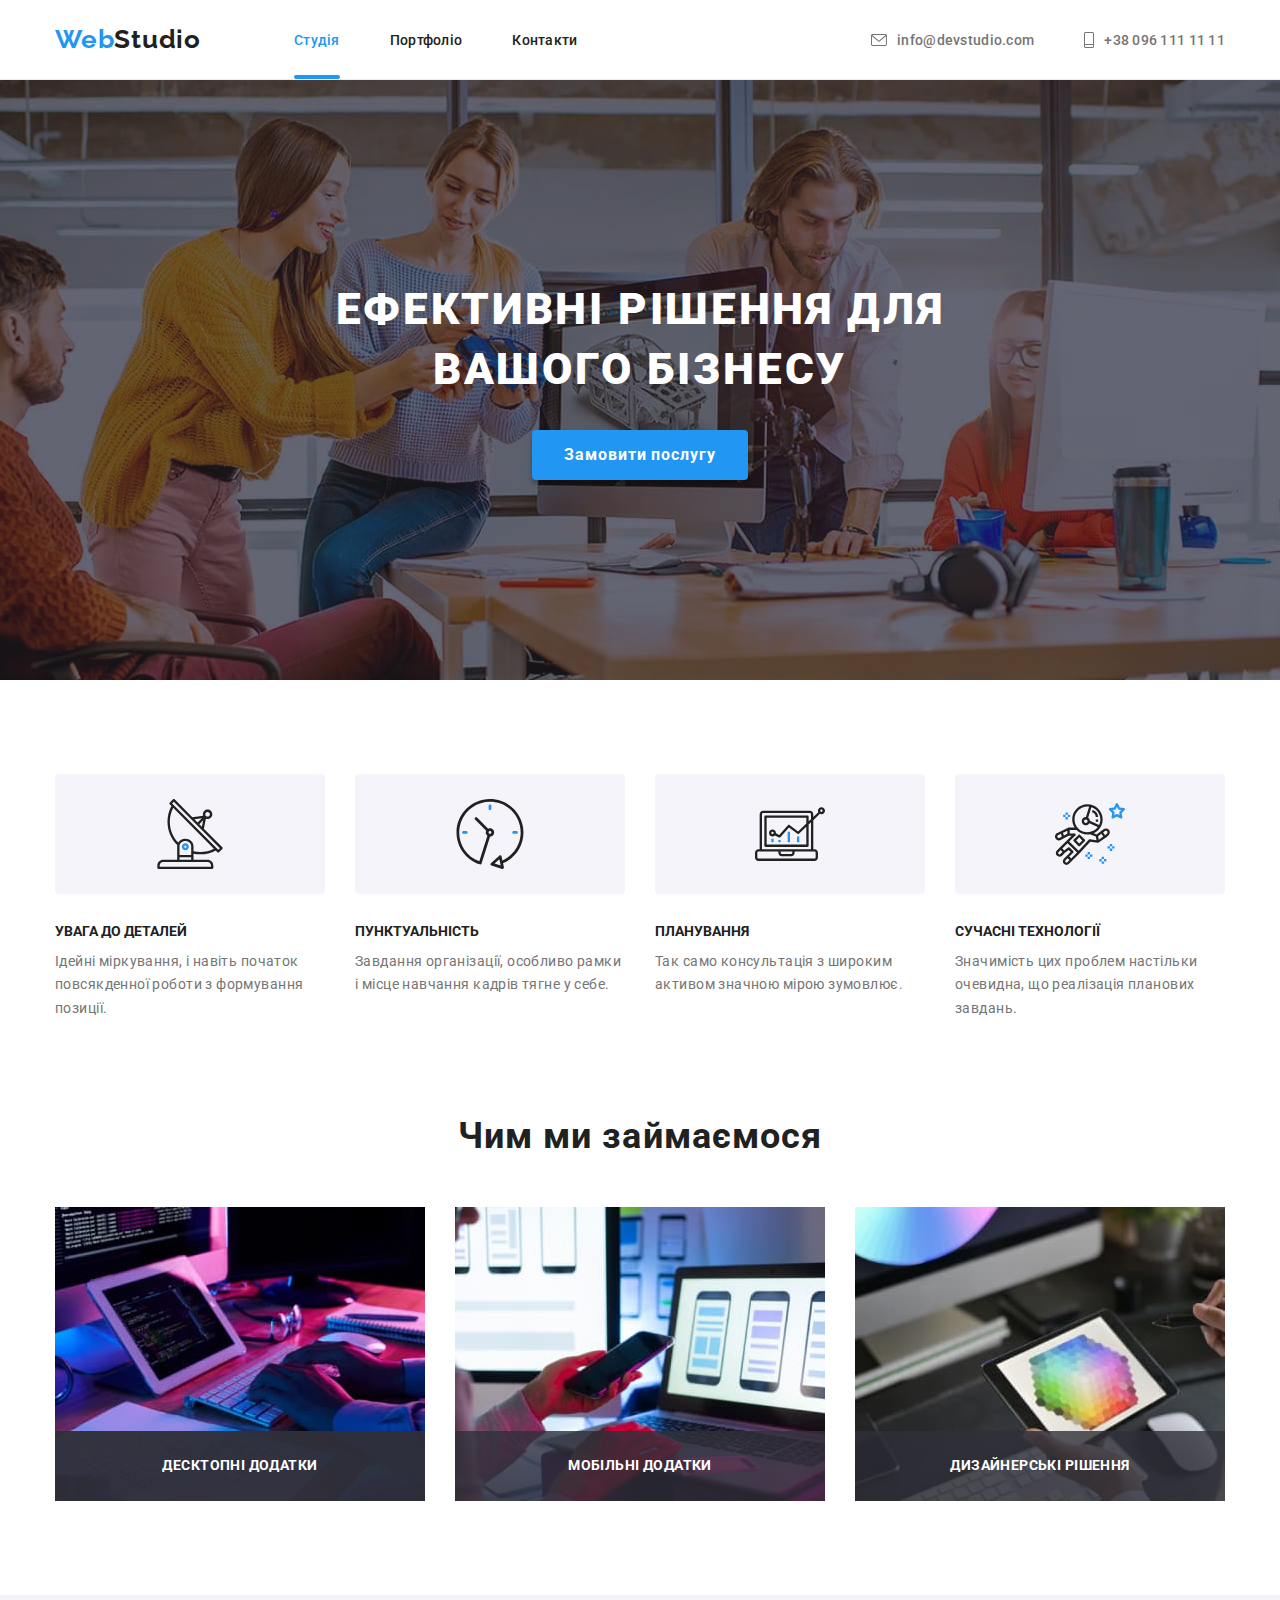
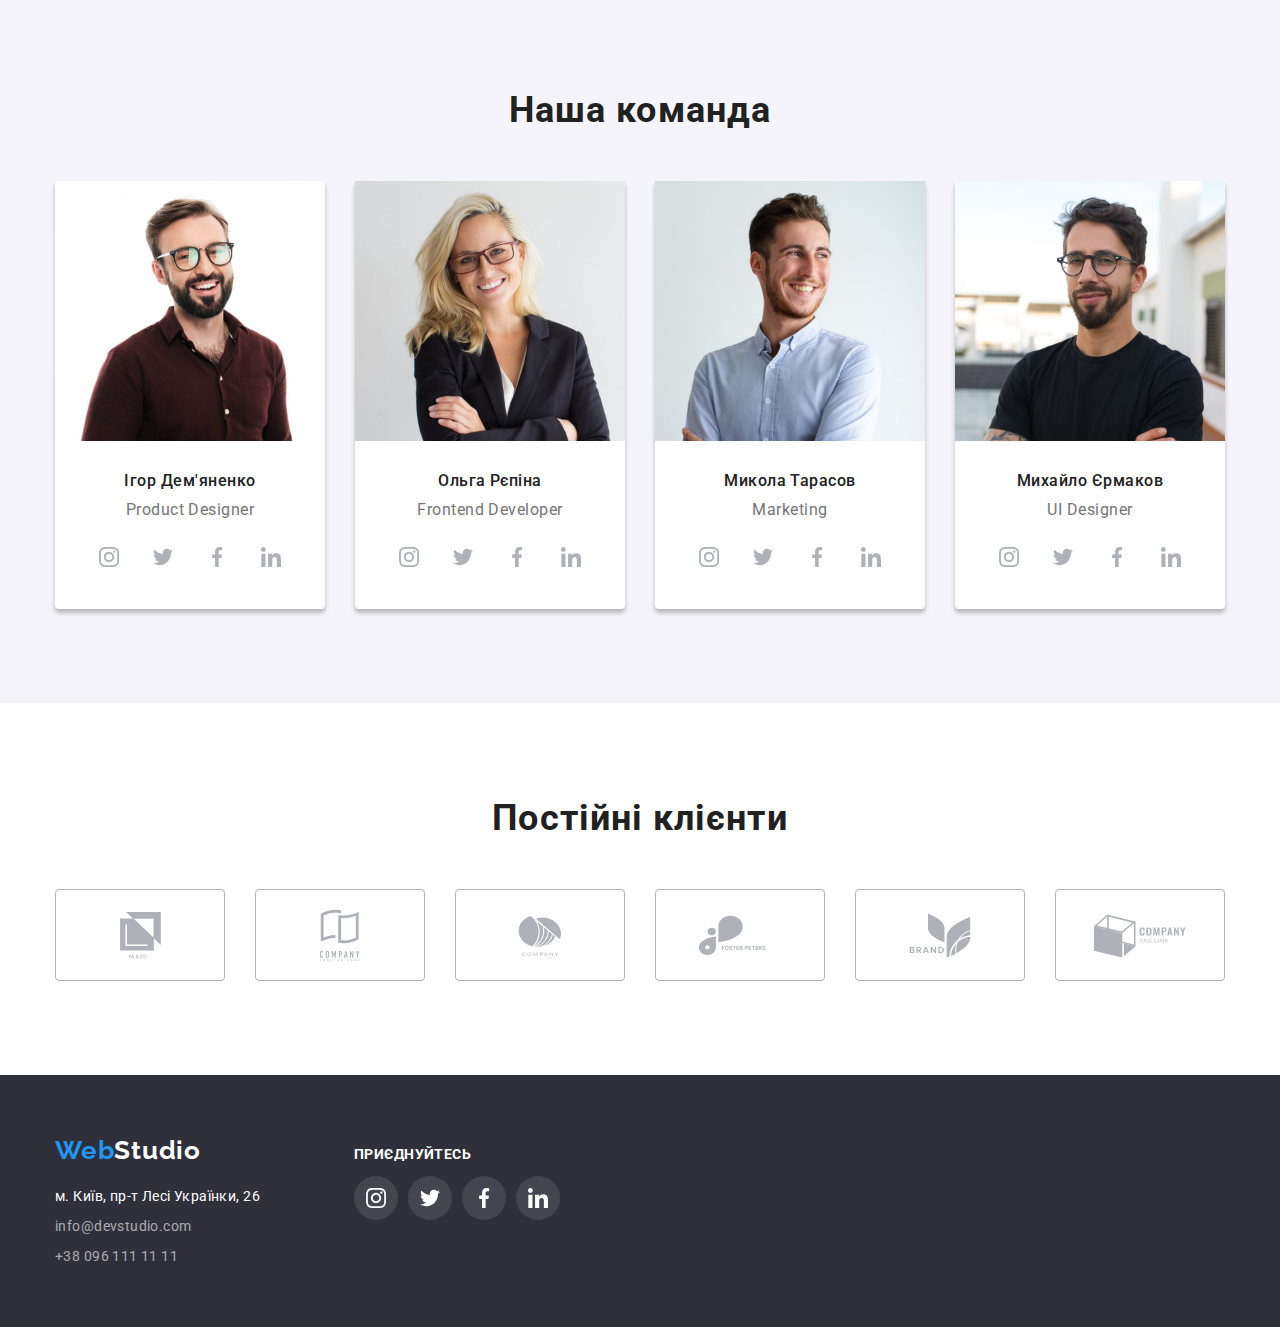
<file: index.html>
<!DOCTYPE html>
<html lang="uk">
<head>
    <meta charset="UTF-8">
    <meta http-equiv="X-UA-Compatible" content="IE=edge">
    <meta name="viewport" content="width=device-width, initial-scale=1.0">
    <title>HomeWork2 Vasylenko Maksym</title>
    <link rel="preconnect" href="https://fonts.googleapis.com">
    <link rel="preconnect" href="https://fonts.gstatic.com" crossorigin>
    <link href="https://fonts.googleapis.com/css2?family=Raleway:wght@700&family=Roboto:wght@400;500;700;900&display=swap" rel="stylesheet">

    <link rel="stylesheet" href="https://cdnjs.cloudflare.com/ajax/libs/modern-normalize/1.1.0/modern-normalize.min.css" integrity="sha512-wpPYUAdjBVSE4KJnH1VR1HeZfpl1ub8YT/NKx4PuQ5NmX2tKuGu6U/JRp5y+Y8XG2tV+wKQpNHVUX03MfMFn9Q==" crossorigin="anonymous" referrerpolicy="no-referrer" /> 

    <link rel="stylesheet" href="./css/styles.css">
</head>

<body class="body-studio">
    <!--header-->
    <header class="page-head">
        <div class="container head">
          <nav class="site-nav">
            <a class="logo" href="./index.html" lang="en"> <span class="web">Web</span>Studio</a>
            <ul class="head list">
                <li class="head-item"><a class="link-item current" href="./index.html">Студія</a></li>    
                <li class="head-item"><a class="link-item" href="./portfolio.html">Портфоліо</a></li>
                <li class="head-item"><a class="link-item" href="./contacts.html">Контакти</a></li>
            </ul>
          </nav>
            <ul class="head-contacts list">
                <li class="head-item icon">
                 <a class="link-contacts" href="mailto:info@devstudio.com"> <svg class="icon-svg" width="16" height="12">
                    <use href="./images/icons.svg.svg#icon-mail"> </use>
                </svg> info@devstudio.com</a>
                    
                </li>
                <li class="head-item icon">
                    
                    <a class="link-contacts" href="tel:+380961111111"><svg class="icon-svg" width="10" height="16">
                        <use href="./images/icons.svg.svg#icon-phone"> </use>
                    </svg>+38 096 111 11 11</a></li>
          </ul>
        </div>
    </header>
    
    <main>
        <!--banner-->
        
        <section class="banner">
            <h1 class="banner-title">Ефективні рішення для вашого бізнесу</h1>
            <button data-modal-open type="button" class="banner-btn"> Замовити послугу </button>
        </section>

        
        

        <!--speciality-->
        <section class="speciality">
           <div class="container">
             <h2 class="speciality-title visually-hidden">Особливості</h2>
            <ul class="speciality-list">
                <li class="speciality-item">
                    <div class="icon-special"><svg width="70" height="70">
                        <use href="./images/icons.svg.svg#icon-antenna"></use>
                    </svg></div>
                    <h3 class="list-title icon-antenna">УВАГА ДО ДЕТАЛЕЙ</h3>
                    <p class="list-text">Ідейні міркування, і навіть початок повсякденної роботи з формування позиції.</p>
                </li>

                <li class="speciality-item">
                    <div class="icon-special"><svg width="70" height="70">
                        <use href="./images/icons.svg.svg#icon-clock"></use>
                    </svg></div>
                    <h3 class="list-title icon-clock">ПУНКТУАЛЬНІСТЬ</h3>
                    <p class="list-text">Завдання організації, особливо рамки і місце навчання кадрів тягне у себе.</p>
                </li>

                <li class="speciality-item">
                    <div class="icon-special"><svg width="70" height="70">
                        <use href="./images/icons.svg.svg#icon-diagram"></use>
                    </svg></div>
                    <h3 class="list-title icon-diagram">ПЛАНУВАННЯ</h3>
                    <p class="list-text">Так само консультація з широким активом значною мірою зумовлює.</p>
                </li>

                <li class="speciality-item">
                    <div class="icon-special"><svg width="70" height="70">
                        <use href="./images/icons.svg.svg#icon-astronaut"></use>
                    </svg></div>
                    <h3 class="list-title icon-astronaut">СУЧАСНІ ТЕХНОЛОГІЇ</h3>
                    <p class="list-text">Значимість цих проблем настільки очевидна, що реалізація планових завдань.</p>
                </li>

            </ul>
           </div>
        </section>

        <!--activity-->
        <section class="activity">
            <div class="container">
                <h2 class="activity-title">Чим ми займаємося</h2>
            <ul class="activity list">
                <li class="activiti-item"> <div class="box-img">
                    <img src="./images/box1.jpg" alt="Робочий Стіл" width="370" height="294">
                    <div class="box-title">
                        <p class="box-title">Десктопні додатки</p>
                    </div>
                </li>
                <li class="activiti-item"> <div class="box-img">
                    <img src="./images/box2.jpg" alt="Робочий Стіл" width="370" height="294">
                    <p class="box-title">Мобільні додатки</p>
                    </div>
                </li>
                <li class="activiti-item"> <div class="box-img">
                    <img src="./images/box3.jpg" alt="Робочий Стіл" width="370" height="294">
                    <p class="box-title">Дизайнерські рішення</p>
                 </div>
                </li>

            </ul>
            </div>

        </section>

        <!--team-->
        <section class="team">
            <div class="container">  
              <h2 class="team-title">Наша команда  </h2>
               <ul class="list">
                <li class="team-item">
                    <img src="./images/img1.jpg" alt="Чоловік в окулярах" width="270" height="260">
                    <div class="team-content"><h3 class="title">Ігор Дем'яненко</h3>
                        <p class="text">Product Designer</p></div>
                     <ul class="icons-team-box">
                        <li class="icons-team"><a href="https://www.instagram.com/" target="_blank" class="link-icon"> <svg class="icon" width="20" height="20"><use href="./images/icons.svg.svg#icon-instagram"> </use> 
                        </svg></a></li>
                       <li class="icons-team"><a href="" class="link-icon"><svg class="icon" width="20" height="20"> <use href="./images/icons.svg.svg#icon-twitter"> </use> 
                        </svg></a></li>
                        <li class="icons-team"><a href="" class="link-icon"><svg class="icon" width="20" height="20"> <use href="./images/icons.svg.svg#icon-facebook"> </use> 
                        </svg></a></li>
                        <li class="icons-team"><a href="" class="link-icon"><svg class="icon" width="20" height="20" > <use href="./images/icons.svg.svg#icon-linkedin"> </use> 
                        </svg></a></li>
                    </ul> 
                </li>

                <li class="team-item">
                    <img src="./images/img2.jpg" alt="Жінка в окулярах" width="270" height="260">
                    <div class="team-content"><h3 class="title">Ольга Рєпіна</h3>
                        <p class="text">Frontend Developer</p></div>
                        <ul class="icons-team-box">
                            <li class="icons-team"><a href="" class="link-icon"> <svg class="icon" width="20" height="20"><use href="./images/icons.svg.svg#icon-instagram"> </use> 
                            </svg></a></li>
                           <li class="icons-team"><a href="" class="link-icon"><svg class="icon" width="20" height="20"> <use href="./images/icons.svg.svg#icon-twitter"> </use> 
                            </svg></a></li>
                            <li class="icons-team"><a href="" class="link-icon"><svg class="icon" width="20" height="20"> <use href="./images/icons.svg.svg#icon-facebook"> </use> 
                            </svg></a></li>
                            <li class="icons-team"><a href="" class="link-icon"><svg class="icon" width="20" height="20" > <use href="./images/icons.svg.svg#icon-linkedin"> </use> 
                            </svg></a></li>
                        </ul> 
                </li>

                <li class="team-item">
                    <img src="./images/img3.jpg" alt="Чоловік в білій сорочці" width="270" height="260">
                    <div class="team-content"><h3 class="title">Микола Тарасов</h3>
                        <p class="text">Marketing</p></div>
                        <ul class="icons-team-box">
                            <li class="icons-team"><a href="" class="link-icon"> <svg class="icon" width="20" height="20"><use href="./images/icons.svg.svg#icon-instagram"> </use> 
                            </svg></a></li>
                           <li class="icons-team"><a href="" class="link-icon"><svg class="icon" width="20" height="20"> <use href="./images/icons.svg.svg#icon-twitter"> </use> 
                            </svg></a></li>
                            <li class="icons-team"><a href="" class="link-icon"><svg class="icon" width="20" height="20"> <use href="./images/icons.svg.svg#icon-facebook"> </use> 
                            </svg></a></li>
                            <li class="icons-team"><a href="" class="link-icon"><svg class="icon" width="20" height="20" > <use href="./images/icons.svg.svg#icon-linkedin"> </use> 
                            </svg></a></li>
                        </ul> 
                </li>

                <li class="team-item">
                    <img src="./images/img4.jpg" alt="Хлопець в окулярах" width="270" height="260">
                    <div class="team-content"><h3 class="title">Михайло Єрмаков</h3>
                        <p class="text">UI Designer</p></div>
                        <ul class="icons-team-box">
                            <li class="icons-team"><a href="" class="link-icon"> <svg class="icon" width="20" height="20"><use href="./images/icons.svg.svg#icon-instagram"> </use> 
                            </svg></a></li>
                           <li class="icons-team"><a href="" class="link-icon"><svg class="icon" width="20" height="20"> <use href="./images/icons.svg.svg#icon-twitter"> </use> 
                            </svg></a></li>
                            <li class="icons-team"><a href="" class="link-icon"><svg class="icon" width="20" height="20"> <use href="./images/icons.svg.svg#icon-facebook"> </use> 
                            </svg></a></li>
                            <li class="icons-team"><a href="" class="link-icon"><svg class="icon" width="20" height="20" > <use href="./images/icons.svg.svg#icon-linkedin"> </use> 
                            </svg></a></li>
                        </ul> 
                </li>

               </ul>
            </div>
        </section>

         <!--customers-->

        <section class="customer">
         <div class="container">
         <h2 class="customer-title">Постійні    клієнти</h2>
         <ul class="list-customer">
            <li class="item-customer"> <a class="link-icon-logo" href=""> <svg class="icon-logo" width="41" height="46.7"><use href="./images/icons.svg.svg#icon-group" ></use></svg> </a> </li>
            <li class="item-customer"><a class="link-icon-logo" href=""><svg class="icon-logo" width="40" height="52.7"><use href="./images/icons.svg.svg#icon-group1"></use></svg></a></li>
            <li class="item-customer"><a class="link-icon-logo" href=""><svg class="icon-logo" width="43.46" height="41.48"><use href="./images/icons.svg.svg#icon-group2"></use></svg></a></li>
            <li class="item-customer"><a class="link-icon-logo" href=""><svg class="icon-logo" width="84.44" height="40.62"><use href="./images/icons.svg.svg#icon-group3"></use></svg></a></li>
            <li class="item-customer"><a class="link-icon-logo" href=""><svg class="icon-logo" width="62.54" height="45.43"><use href="./images/icons.svg.svg#icon-group4"></use></svg></a></li>
            <li class="item-customer"><a class="link-icon-logo" href=""><svg class="icon-logo" width="93.79" height="43.93"><use href="./images/icons.svg.svg#icon-group5"></use></svg></a></li>
         </ul> 
         </div>
        </section>
    </main> 

    <!--footer-->
    <footer class="footer">
        <div class="container">
            <div class="left-side">
                <a class="logo-footer" href="./index.html"><span class="web">Web</span>Studio</a>
                
           <address class="address-footer" style="font-style:normal;"> 
            <ul class="address list">
            <li class="list-item"><a class="item address" href="https://goo.gl/maps/osiyzPxrACB18xaJ9" target="_blank" rel="noopener noreferrer nofollower" title="Фізична адреса">м. Київ, пр-т Лесі Українки, 26 </a> </li>
            <li class="list-item"><a class="item mail" href="info@devstudio.com">info@devstudio.com</a></li>
            <li class="list-item"><a class="item tel" href="+380961111111">+38 096 111 11 11</a></li>
            </ul>
           </address></div>
            
            <div class="right-side">
                <h3 class="footer-titel">приєднуйтесь</h3> 
                <ul class="list-icon">
                    <li class="icon-footer"> <a class="link-icon-footer" href=""> <svg class="icon" width="20" height="20"><use href="./images/icons.svg.svg#icon-instagram"> </use> 
                    </svg> </a> </li>
                    <li class="icon-footer"><a class="link-icon-footer" href=""><svg class="icon" width="20" height="20"> <use href="./images/icons.svg.svg#icon-twitter"> </use> 
                    </svg></a></li>
                    <li class="icon-footer"><a class="link-icon-footer" href=""><svg class="icon" width="20" height="20"> <use href="./images/icons.svg.svg#icon-facebook"> </use> 
                    </svg></a></li>
                    <li class="icon-footer"><a class="link-icon-footer" href=""><svg class="icon" width="20" height="20" > <use href="./images/icons.svg.svg#icon-linkedin"> </use> 
                    </svg></a></li>
                </ul>


            </div>


        </div>
    </footer>

     <!--Modal-->

    <div class="backdrop is-hidden" data-modal> <div class="modal">
        <button class="btn" type="button" data-modal-close>
            <svg class="icon-vector" width="11" height="11">
                <use href="./images/icons.svg.svg#icon-vector" ></use>
            </svg>
        </button>
    </div> </div>


     <script src="./js/modal.js"></script>
</body>

</html>
</file>
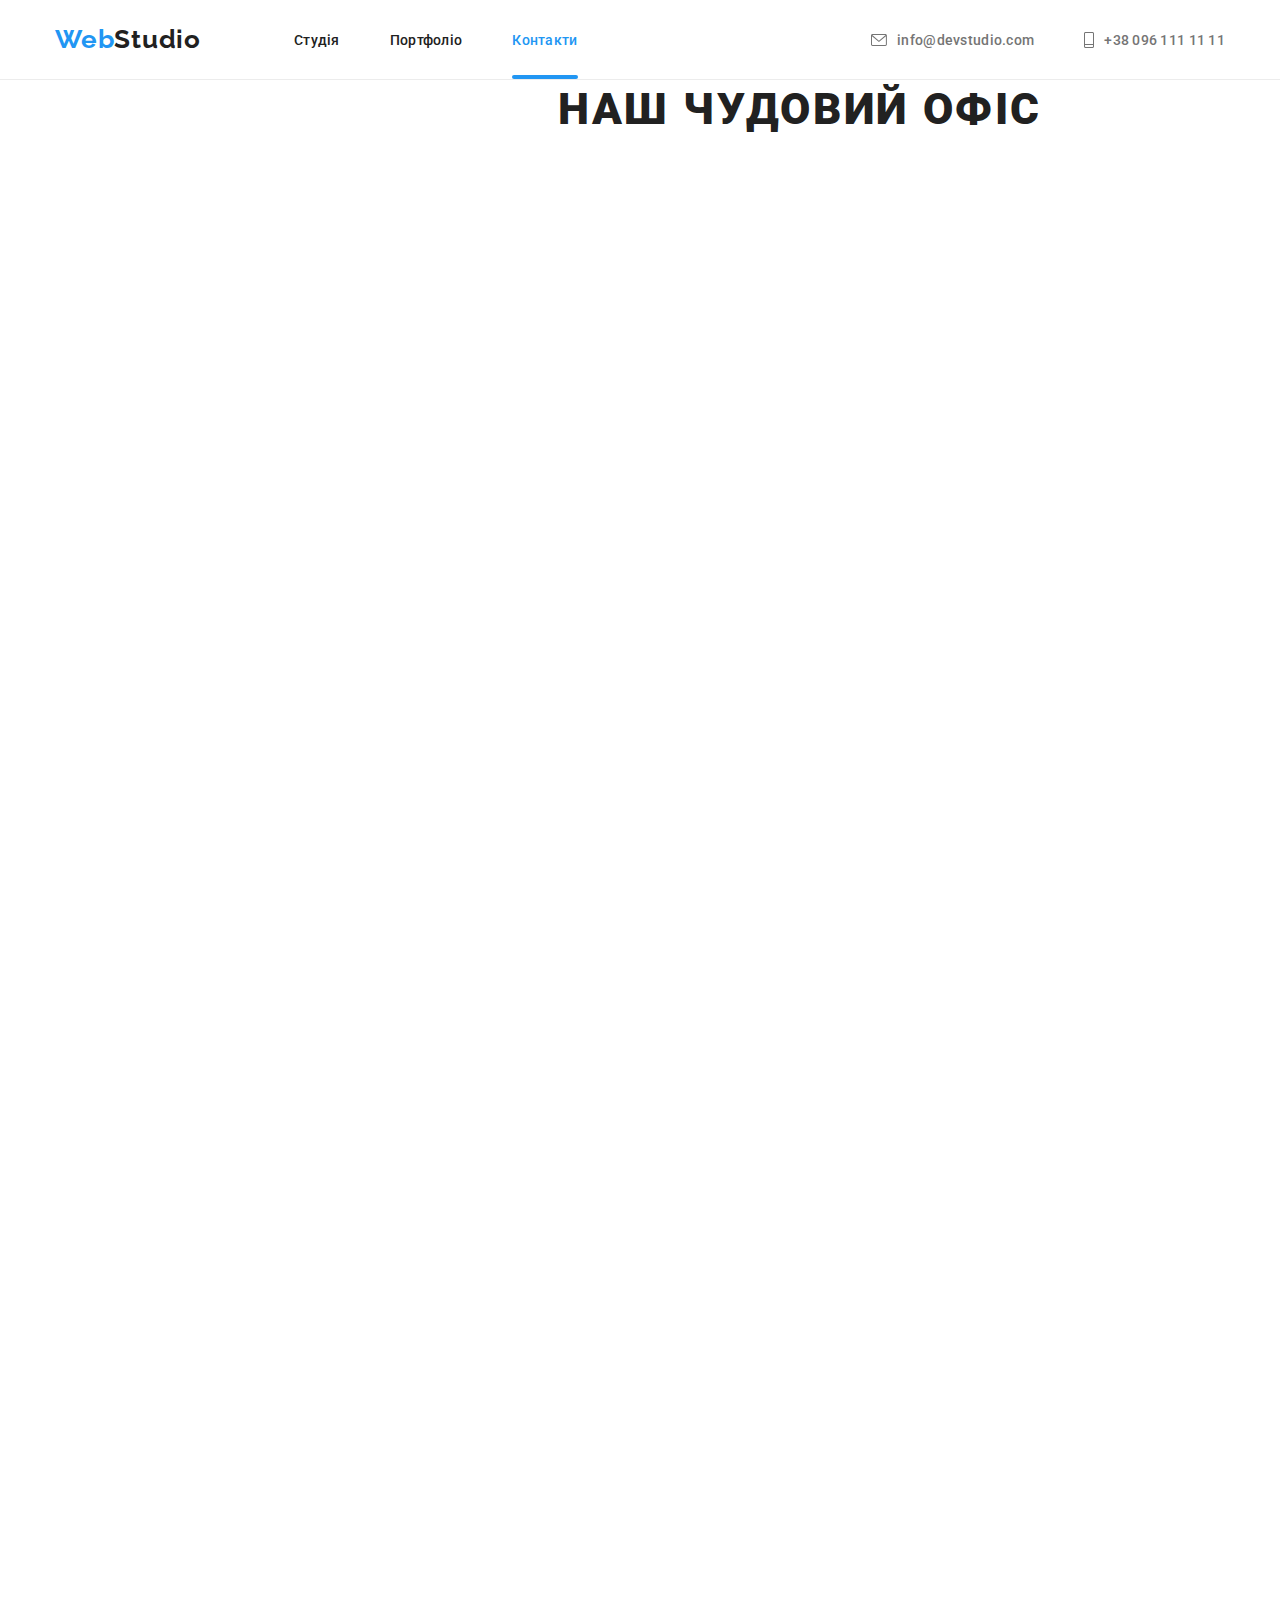
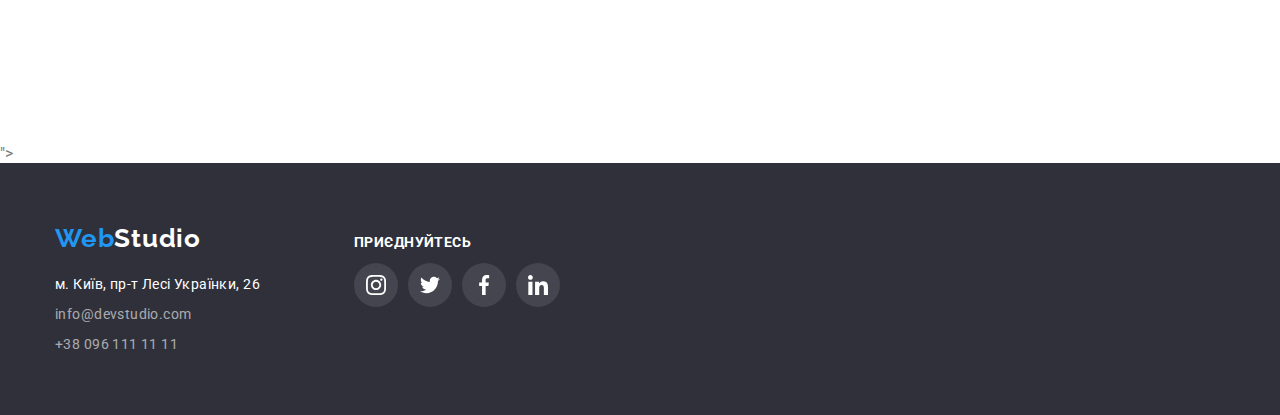
<file: contacts.html>
<!DOCTYPE html>
<html lang="uk">
    <head>
        <meta charset="UTF-8">
        <meta http-equiv="X-UA-Compatible" content="IE=edge">
        <meta name="viewport" content="width=device-width, initial-scale=1.0">
        <title>HomeWork2 Vasylenko Maksym</title>
        <link rel="preconnect" href="https://fonts.googleapis.com">
        <link rel="preconnect" href="https://fonts.gstatic.com" crossorigin>
        <link href="https://fonts.googleapis.com/css2?family=Raleway:wght@700&family=Roboto:wght@400;500;700;900&display=swap" rel="stylesheet">
      <!--Modern normalize-->
        <link rel="stylesheet" href="https://cdnjs.cloudflare.com/ajax/libs/modern-normalize/1.1.0/modern-normalize.min.css" integrity="sha512-wpPYUAdjBVSE4KJnH1VR1HeZfpl1ub8YT/NKx4PuQ5NmX2tKuGu6U/JRp5y+Y8XG2tV+wKQpNHVUX03MfMFn9Q==" crossorigin="anonymous" referrerpolicy="no-referrer" /> 
    
        <link rel="stylesheet" href="./css/styles.css">
    </head>

<body class="body-contacts">
<!--header-->
<header class="page-head">
    <div class="container head">
      <nav class="site-nav">
        <a class="logo" href="./index.html" lang="en"> <span class="web">Web</span>Studio</a>
        <ul class="head list">
            <li class="head-item"><a class="link-item" href="./index.html">Студія</a></li>    
            <li class="head-item"><a class="link-item" href="./portfolio.html">Портфоліо</a></li>
            <li class="head-item"><a class="link-item current" href="./contacts.html">Контакти</a></li>
        </ul>
      </nav>
        
      <ul class="head-contacts list">
        <li class="head-item icon">
         <a class="link-contacts" href="mailto:info@devstudio.com"> <svg class="icon-svg" width="16" height="12">
            <use href="./images/icons.svg.svg#icon-mail"> </use>
        </svg> info@devstudio.com</a>
            
        </li>
        <li class="head-item icon">
            
            <a class="link-contacts" href="tel:+380961111111"><svg class="icon-svg" width="10" height="16">
                <use href="./images/icons.svg.svg#icon-phone"> </use>
            </svg>+38 096 111 11 11</a></li>
  </ul>
       
    </div>
</header>
    

    <section class="contacts">
    <h1 class="contacts-title">Наш чудовий офіс</h1>
    <iframe src="https://www.google.com/maps/embed?pb=!1m14!1m8!1m3!1d10167.220920235992!2d30.5387301!3d50.4261004!3m2!1i1024!2i768!4f13.1!3m3!1m2!1s0x40d4cf0e033ecbe9%3A0x57a4dffefec77da0!2z0LHRg9C70YzQstCw0YAg0JvQtdGB0ZYg0KPQutGA0LDRl9C90LrQuCwgMjYsINCa0LjRl9CyLCAwMjAwMA!5e0!3m2!1suk!2sua!4v1665917688046!5m2!1suk!2sua" width="1600" height="1600" style="border:0;" allowfullscreen="" loading="lazy" referrerpolicy="no-referrer-when-downgrade"></iframe>">
    </section>
<!--footer-->
<footer class="footer">
    <div class="container">
        <div class="left-side">
            <a class="logo-footer" href="./index.html"><span class="web">Web</span>Studio</a>
            
       <address class="address-footer" style="font-style:normal;"> 
        <ul class="address list">
        <li class="list-item"><a class="item address" href="https://goo.gl/maps/osiyzPxrACB18xaJ9" target="_blank" rel="noopener noreferrer nofollower" title="Фізична адреса">м. Київ, пр-т Лесі Українки, 26 </a> </li>
        <li class="list-item"><a class="item mail" href="info@devstudio.com">info@devstudio.com</a></li>
        <li class="list-item"><a class="item tel" href="+380961111111">+38 096 111 11 11</a></li>
        </ul>
       </address></div>
        
        <div class="right-side">
            <h3 class="footer-titel">приєднуйтесь</h3> 
            <ul class="list-icon">
                <li class="icon-footer"> <a class="link-icon-footer" href=""> <svg class="icon" width="20" height="20"><use href="./images/icons.svg.svg#icon-instagram"> </use> 
                </svg> </a> </li>
                <li class="icon-footer"><a class="link-icon-footer" href=""><svg class="icon" width="20" height="20"> <use href="./images/icons.svg.svg#icon-twitter"> </use> 
                </svg></a></li>
                <li class="icon-footer"><a class="link-icon-footer" href=""><svg class="icon" width="20" height="20"> <use href="./images/icons.svg.svg#icon-facebook"> </use> 
                </svg></a></li>
                <li class="icon-footer"><a class="link-icon-footer" href=""><svg class="icon" width="20" height="20" > <use href="./images/icons.svg.svg#icon-linkedin"> </use> 
                </svg></a></li>
            </ul>





        </div>





    </div>
</footer>

</body>
</file>
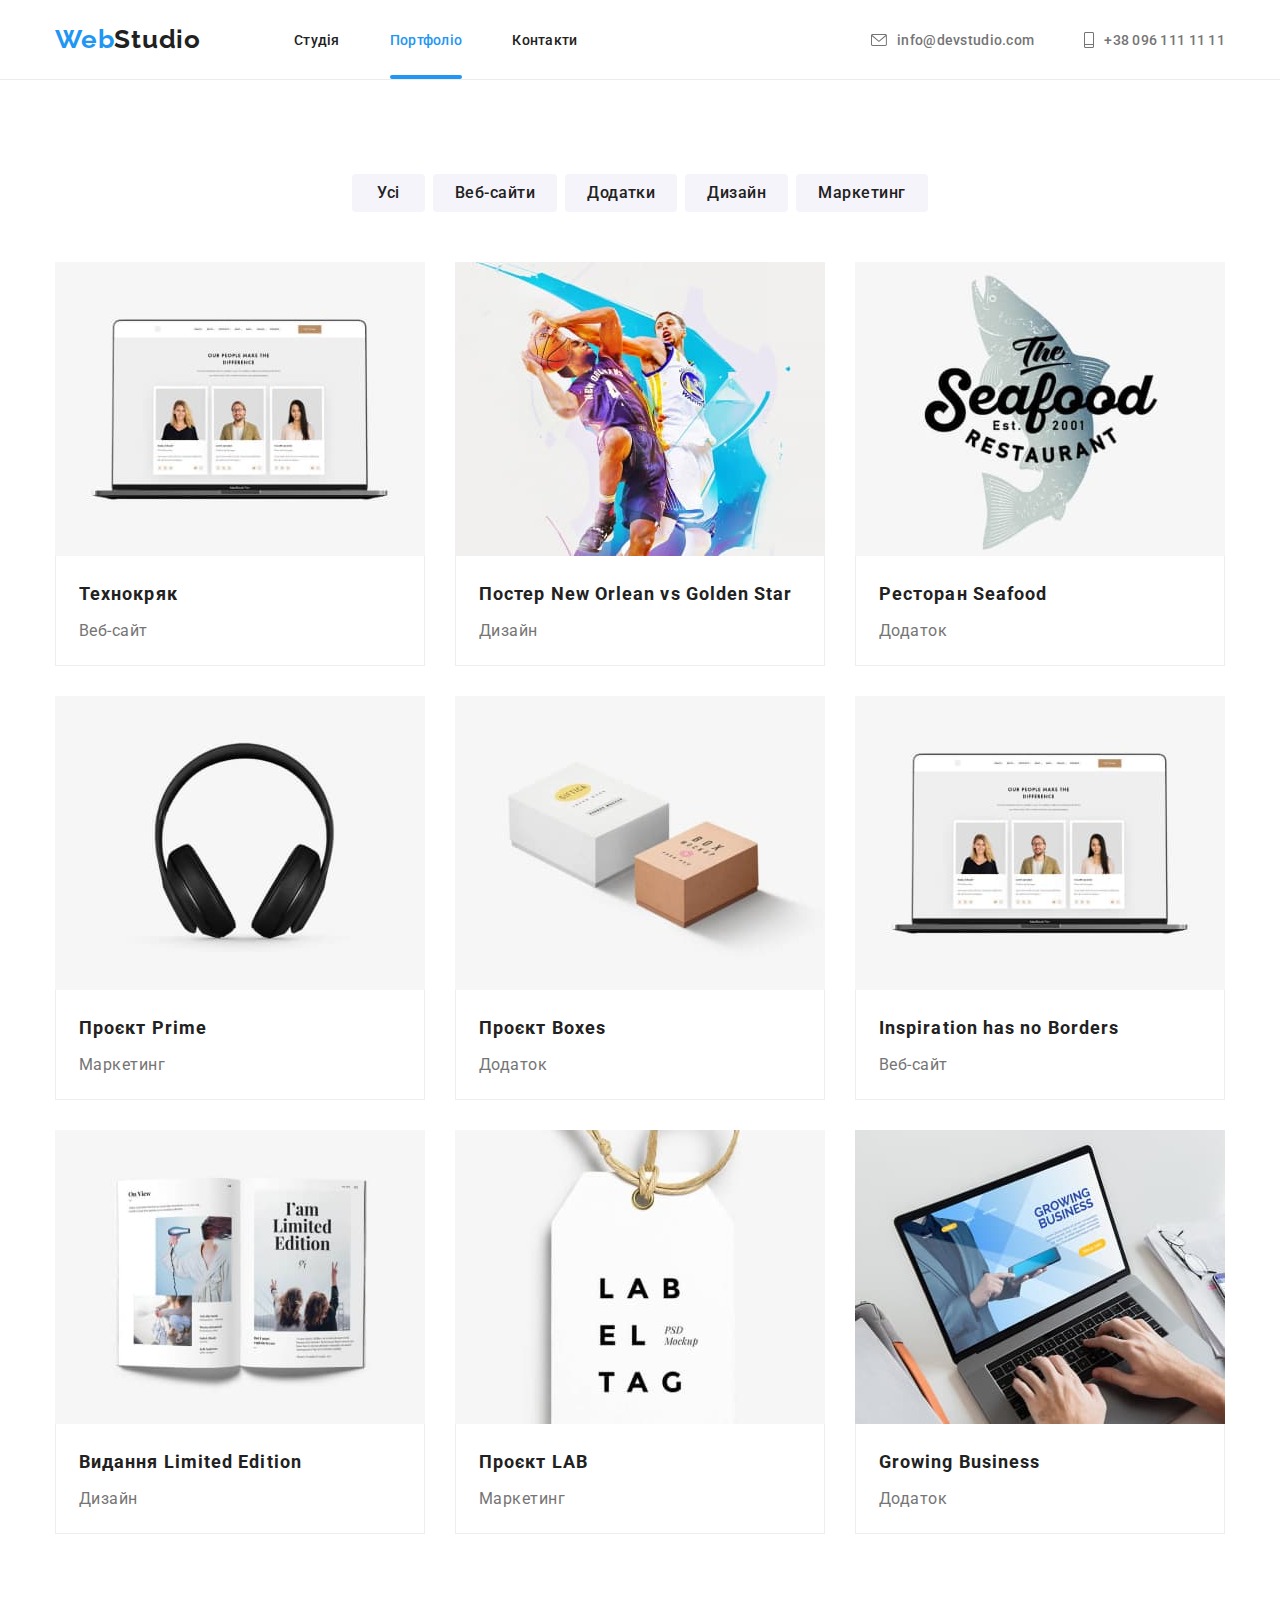
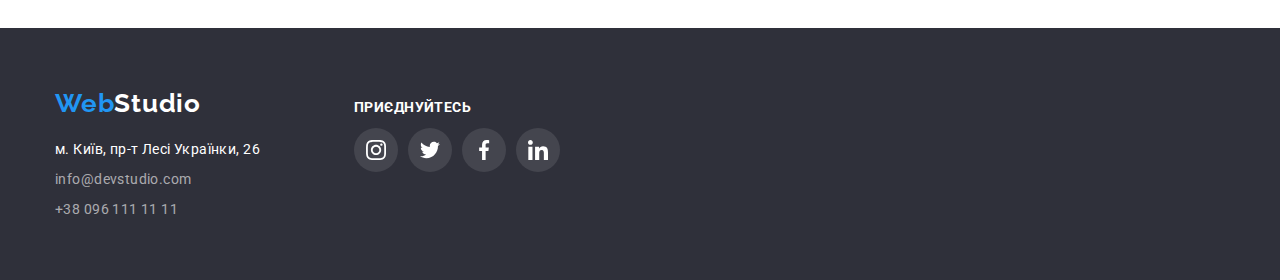
<file: portfolio.html>
<!DOCTYPE html>
<html lang="uk">
  <head>
    <meta charset="UTF-8">
    <meta http-equiv="X-UA-Compatible" content="IE=edge">
    <meta name="viewport" content="width=device-width, initial-scale=1.0">
    <title>HomeWork2 Vasylenko Maksym</title>
    <link rel="preconnect" href="https://fonts.googleapis.com">
    <link rel="preconnect" href="https://fonts.gstatic.com" crossorigin>
    <link href="https://fonts.googleapis.com/css2?family=Raleway:wght@700&family=Roboto:wght@400;500;700;900&display=swap" rel="stylesheet">

    <link rel="stylesheet" href="https://cdnjs.cloudflare.com/ajax/libs/modern-normalize/1.1.0/modern-normalize.min.css" integrity="sha512-wpPYUAdjBVSE4KJnH1VR1HeZfpl1ub8YT/NKx4PuQ5NmX2tKuGu6U/JRp5y+Y8XG2tV+wKQpNHVUX03MfMFn9Q==" crossorigin="anonymous" referrerpolicy="no-referrer" /> 

    <link rel="stylesheet" href="./css/styles.css">
</head>

<body class="body-portfolio">
 <!--header-->
 <header class="page-head">
    <div class="container head">
      <nav class="site-nav">
        <a class="logo" href="./index.html" lang="en"> <span class="web">Web</span>Studio</a>
        <ul class="head list">
            <li class="head-item"><a class="link-item" href="./index.html">Студія</a></li>    
            <li class="head-item"><a class="link-item current" href="./portfolio.html">Портфоліо</a></li>
            <li class="head-item"><a class="link-item" href="./contacts.html">Контакти</a></li>
        </ul>
      </nav>
        
      <ul class="head-contacts list">
        <li class="head-item icon">
         <a class="link-contacts" href="mailto:info@devstudio.com"> <svg class="icon-svg" width="16" height="12">
            <use href="./images/icons.svg.svg#icon-mail"> </use>
        </svg> info@devstudio.com</a>
            
        </li>
        <li class="head-item icon">
            
            <a class="link-contacts" href="tel:+380961111111"><svg class="icon-svg" width="10" height="16">
                <use href="./images/icons.svg.svg#icon-phone"> </use>
            </svg>+38 096 111 11 11</a></li>
       </ul>
        
    </div>
</header>
    

    <main class="main-portfolio">
        <section class="section-portfolio">

         <div class="container">
            <h1 class="visually-hidden">Портфоліо</h1>
          <ul class="portfolio-menu list">
         <li class="item-button"><button class="item all" type="button">Усі</button></li>
         <li class="item-button"><button class="item" type="button">Веб-сайти</button></li>
         <li class="item-button"><button class="item" type="button">Додатки</button></li>
         <li class="item-button"><button class="item" type="button">Дизайн</button></li>
         <li class="item-button"><button class="item" type="button">Маркетинг</button></li>
         </ul>
        
         <ul class="image-menu list">
            <li class="item"> <a class="link-item-image" target="_blank" href="https://www.youtube.com/"> <div class="box-img"> <img src="./images/portfolio/screen.jpg" alt="portfolio" class="image" width="370" height="294"> 
              <div class="box-text"><p class="text">Ресурс пропонує комплексні пропозиції з різним рівнем функціоналу та сервісів. Все це дозволить відвідувачу отримати вичерпні відомості про компанію чи приватну особу.</p></div></div>
           
             

            <div class="image-content">
              <h2 class="title-image">Технокряк</h2> <p class="text">Веб-сайт</p></div> </a> </li>
            
            <li class="item"><a class="link-item-image" href="https://www.youtube.com/" target="_blank"><div class="box-img">  <img src="./images/portfolio/basketball.jpg" alt="basketball" class="image" width="370" height="294"> <div class="box-text"><p class="text">Ресурс пропонує комплексні пропозиції з різним рівнем функціоналу та сервісів. Все це дозволить відвідувачу отримати вичерпні відомості про компанію чи приватну особу.</p></div></div>

              
            <div class="image-content"><h2 class="title-image">Постер New Orlean vs Golden Star</h2>
            <p class="text">Дизайн</p></div></a></li>
            
            <li class="item"><a class="link-item-image" href=""><div class="box-img"><img src="./images/portfolio/seafood.jpg" alt="seafood" class="image" width="370" height="294"><div class="box-text"><p class="text">Ресурс пропонує комплексні пропозиції з різним рівнем функціоналу та сервісів. Все це дозволить відвідувачу отримати вичерпні відомості про компанію чи приватну особу.</p></div></div>
            <div class="image-content"><h2 class="title-image">Ресторан Seafood</h2>
              <p class="text">Додаток</p></div></a></li>

            <li class="item"><a class="link-item-image" href=""><div class="box-img"><img src="./images/portfolio/earphones.jpg" alt="earphones" class="image" width="370" height="294"><div class="box-text"><p class="text">Ресурс пропонує комплексні пропозиції з різним рівнем функціоналу та сервісів. Все це дозволить відвідувачу отримати вичерпні відомості про компанію чи приватну особу.</p></div></div>
            <div class="image-content"><h2 class="title-image">Проєкт Prime</h2>
              <p class="text">Маркетинг</p></div></a></li>

            <li class="item"><a class="link-item-image" href=""><div class="box-img"><img src="./images/portfolio/box.jpg" alt="box" class="image" width="370" height="294"><div class="box-text"><p class="text">Ресурс пропонує комплексні пропозиції з різним рівнем функціоналу та сервісів. Все це дозволить відвідувачу отримати вичерпні відомості про компанію чи приватну особу.</p></div></div>
            <div class="image-content"><h2 class="title-image">Проєкт Boxes</h2>
              <p class="text">Додаток</p></div></a></li>

            <li class="item"><a class="link-item-image" href=""><div class="box-img"><img src="./images/portfolio/screen.jpg" alt="screen" class="image" width="370" height="294"><div class="box-text"><p class="text">Ресурс пропонує комплексні пропозиції з різним рівнем функціоналу та сервісів. Все це дозволить відвідувачу отримати вичерпні відомості про компанію чи приватну особу.</p></div></div>
            <div class="image-content"><h2 class="title-image">Inspiration has no Borders</h2>
              <p class="text">Веб-сайт</p></div></a></li>

            <li class="item"><a class="link-item-image" href=""><div class="box-img"><img src="./images/portfolio/journal.jpg" alt="journal" class="image" width="370" height="294"><div class="box-text"><p class="text">Ресурс пропонує комплексні пропозиції з різним рівнем функціоналу та сервісів. Все це дозволить відвідувачу отримати вичерпні відомості про компанію чи приватну особу.</p></div></div>
            <div class="image-content"><h2 class="title-image">Видання Limited Edition</h2>
              <p class="text">Дизайн</p></div></a></li>

            <li class="item"><a class="link-item-image" href=""><div class="box-img"><img src="./images/portfolio/label.jpg" alt="label" class="image" width="370" height="294"><div class="box-text"><p class="text">Ресурс пропонує комплексні пропозиції з різним рівнем функціоналу та сервісів. Все це дозволить відвідувачу отримати вичерпні відомості про компанію чи приватну особу.</p></div></div>
            <div class="image-content"><h2 class="title-image">Проєкт LAB</h2>
              <p class="text">Маркетинг</p></div></a></li>

            <li class="item"><a class="link-item-image" href=""><div class="box-img"><img src="./images/portfolio/laptop-hands.jpg" alt="laptop-hands" class="image" width="370" height="294"><div class="box-text"><p class="text">Ресурс пропонує комплексні пропозиції з різним рівнем функціоналу та сервісів. Все це дозволить відвідувачу отримати вичерпні відомості про компанію чи приватну особу.</p></div></div>
            <div class="image-content"><h2 class="title-image">Growing Business</h2>
              <p class="text">Додаток</p></div></a> </li>
          </ul>

         </div>

        </section>
    </main>
    

    <!--footer-->
    <footer class="footer">
      <div class="container">
          <div class="left-side">
              <a class="logo-footer" href="./index.html"><span class="web">Web</span>Studio</a>
              
         <address class="address-footer" style="font-style:normal;"> 
          <ul class="address list">
          <li class="list-item"><a class="item address" href="https://goo.gl/maps/osiyzPxrACB18xaJ9" target="_blank" rel="noopener noreferrer nofollower" title="Фізична адреса">м. Київ, пр-т Лесі Українки, 26 </a> </li>
          <li class="list-item"><a class="item mail" href="info@devstudio.com">info@devstudio.com</a></li>
          <li class="list-item"><a class="item tel" href="+380961111111">+38 096 111 11 11</a></li>
          </ul>
         </address></div>
          
          <div class="right-side">
              <h3 class="footer-titel">приєднуйтесь</h3> 
              <ul class="list-icon">
                  <li class="icon-footer"> <a class="link-icon-footer" href=""> <svg class="icon" width="20" height="20"><use href="./images/icons.svg.svg#icon-instagram"> </use> 
                  </svg> </a> </li>
                  <li class="icon-footer"><a class="link-icon-footer" href=""><svg class="icon" width="20" height="20"> <use href="./images/icons.svg.svg#icon-twitter"> </use> 
                  </svg></a></li>
                  <li class="icon-footer"><a class="link-icon-footer" href=""><svg class="icon" width="20" height="20"> <use href="./images/icons.svg.svg#icon-facebook"> </use> 
                  </svg></a></li>
                  <li class="icon-footer"><a class="link-icon-footer" href=""><svg class="icon" width="20" height="20" > <use href="./images/icons.svg.svg#icon-linkedin"> </use> 
                  </svg></a></li>
              </ul>





          </div>





      </div>
  </footer>

</body>
</file>
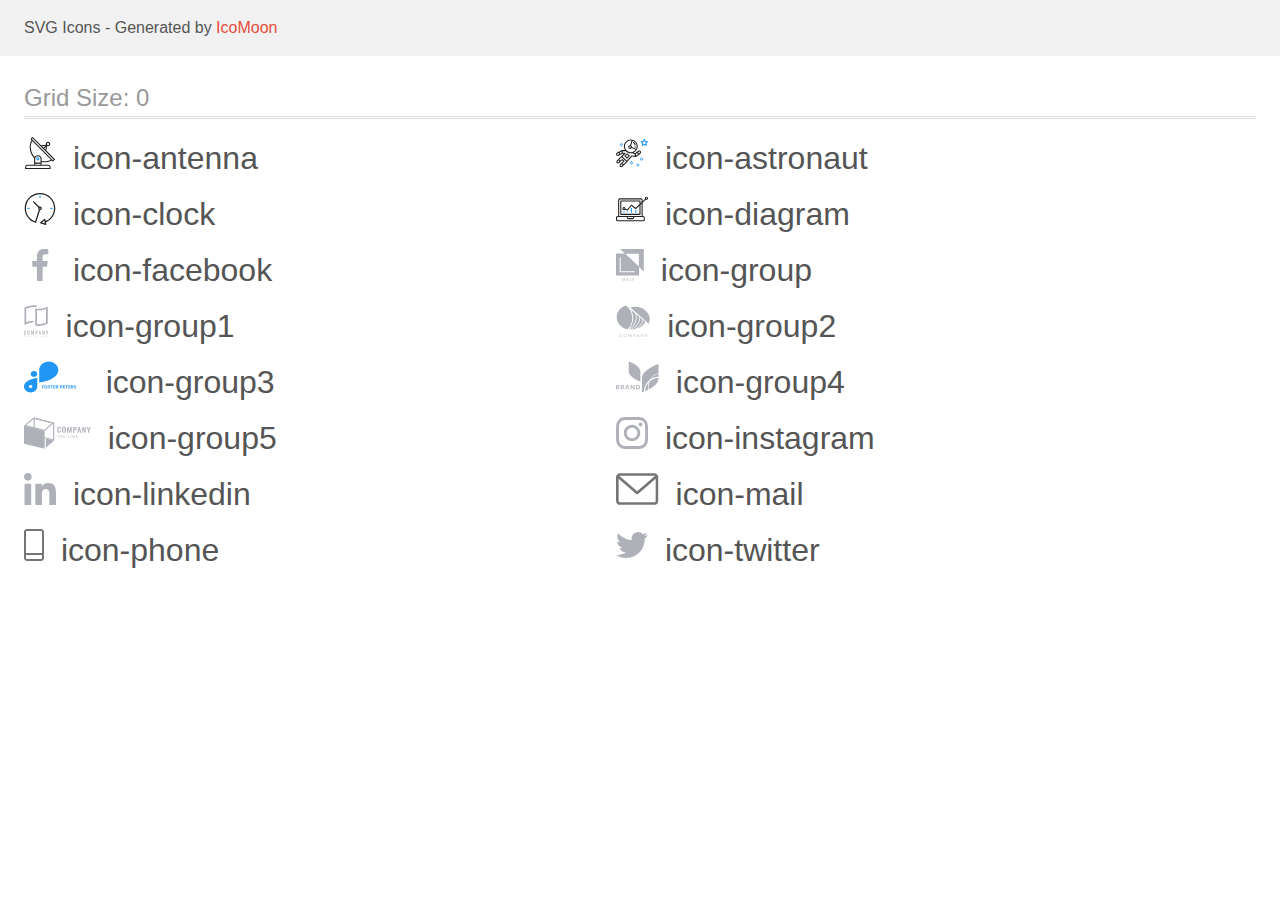
<file: images/SFG Files/demo.html>
<!doctype html>
<html>
<head>
    <title>IcoMoon - SVG Icons</title>
    <meta charset="utf-8">
    <meta name="viewport" content="width=device-width, initial-scale=1">
    <link rel="stylesheet" href="demo-files/demo.css">
    <link rel="stylesheet" href="style.css">
</head>
<body>
<svg aria-hidden="true" style="position: absolute; width: 0; height: 0; overflow: hidden;" version="1.1" xmlns="http://www.w3.org/2000/svg" xmlns:xlink="http://www.w3.org/1999/xlink">
<defs>
<symbol id="icon-antenna" viewBox="0 0 32 32">
<path fill="#212121" style="fill: var(--color1, #212121)" d="M30.773 22.098l-8.443-8.505 0.937-4.616c0.225 0.090 0.485 0.144 0.758 0.146h0.007c0.008 0 0.017 0 0.026 0 1.192 0 2.159-0.967 2.159-2.159s-0.967-2.159-2.159-2.159c-1.192 0-2.159 0.967-2.159 2.159 0 0.259 0.046 0.508 0.13 0.739l-0.005-0.015-4.96 0.606-8.091-8.133c-0.096-0.098-0.229-0.159-0.376-0.16h-0c-0.14 0.001-0.274 0.057-0.373 0.155l-1.512 1.504c-0.096 0.097-0.156 0.23-0.156 0.377s0.060 0.281 0.156 0.377v0l0.814 0.825c-1.143 2.062-1.816 4.522-1.816 7.139 0 4.106 1.656 7.824 4.336 10.525l-0.001-0.001c0.043 0.041 0.092 0.074 0.146 0.097-0.032 0.164-0.051 0.353-0.052 0.546v6.188h-6.4c-1.472 0.001-2.666 1.194-2.667 2.666v1.067c0 0.295 0.239 0.534 0.534 0.534h24.534c0.294 0 0.533-0.239 0.533-0.534v-1.067c-0.002-1.472-1.195-2.665-2.666-2.666h-6.4v-2.742c1.003 0.21 2.024 0.317 3.049 0.32 2.58-0.003 5.005-0.663 7.117-1.822l-0.077 0.039 0.818 0.823c0.099 0.101 0.235 0.159 0.376 0.16 0.14-0.001 0.274-0.057 0.373-0.155l1.512-1.504c0.096-0.097 0.156-0.23 0.156-0.377s-0.060-0.281-0.156-0.377v0zM23.28 6.233c0.193-0.192 0.459-0.31 0.752-0.31 0.589 0 1.067 0.478 1.067 1.066s-0.477 1.066-1.067 1.066c-0 0-0 0-0 0h-0.004c-0.587-0.003-1.061-0.479-1.061-1.066 0-0.295 0.12-0.563 0.314-0.756l0-0h-0.002zM22.024 9.737l-0.598 2.946-1.175-1.183 1.774-1.763zM21.419 8.835l-1.92 1.909-1.486-1.493 3.406-0.416zM24.004 28.8c0.884 0 1.6 0.716 1.6 1.6v0 0.534h-23.466v-0.534c0-0.884 0.716-1.6 1.6-1.6v0h20.267zM16.538 26.666v1.067h-5.334v-1.067h5.334zM11.204 25.6v-4.053c0-1.294 1.196-2.346 2.667-2.346s2.667 1.053 2.667 2.346v4.053h-5.334zM17.604 23.904v-2.357c0-1.882-1.675-3.413-3.733-3.413-0.017-0-0.038-0-0.058-0-1.353 0-2.54 0.707-3.213 1.771l-0.009 0.016c-2.36-2.482-3.812-5.846-3.812-9.55 0-2.314 0.567-4.496 1.569-6.414l-0.036 0.077 18.602 18.709c-1.823 0.947-3.979 1.502-6.266 1.502-1.079 0-2.128-0.124-3.136-0.357l0.093 0.018zM28.893 23.22l-21.057-21.181 0.754-0.752 7.935 7.98c0.004 0 0.006 0.007 0.010 0.010l13.114 13.191-0.757 0.752z"></path>
<path fill="#2196f3" style="fill: var(--color2, #2196f3)" d="M13.876 20.267h-0.005c-0.001 0-0.002 0-0.002 0-0.884 0-1.6 0.716-1.6 1.6s0.715 1.599 1.597 1.6h0.005c0.001 0 0.001 0 0.002 0 0.884 0 1.6-0.716 1.6-1.6s-0.715-1.599-1.598-1.6h-0zM14.249 22.245c-0.096 0.096-0.229 0.155-0.376 0.155-0.295 0-0.534-0.239-0.534-0.534s0.238-0.533 0.532-0.533h0c0.293 0.001 0.531 0.239 0.531 0.533 0 0.148-0.060 0.282-0.157 0.378l-0 0h0.005z"></path>
</symbol>
<symbol id="icon-astronaut" viewBox="0 0 32 32">
<path fill="#2196f3" style="fill: var(--color2, #2196f3)" d="M31.974 4.524c-0.064-0.191-0.227-0.332-0.427-0.362l-0.003-0-1.911-0.278-0.855-1.731c-0.179-0.365-0.777-0.365-0.956 0l-0.855 1.731-1.911 0.278c-0.26 0.039-0.457 0.26-0.457 0.528 0 0.15 0.062 0.285 0.161 0.382l1.383 1.348-0.326 1.903c-0.034 0.2 0.048 0.402 0.212 0.522 0.166 0.12 0.383 0.135 0.562 0.040l1.709-0.899 1.709 0.899c0.072 0.038 0.157 0.061 0.247 0.061 0.295 0 0.534-0.239 0.534-0.534 0-0.031-0.003-0.062-0.008-0.092l0 0.003-0.326-1.903 1.383-1.348c0.099-0.097 0.161-0.233 0.161-0.382 0-0.059-0.009-0.115-0.027-0.168l0.001 0.004zM29.511 5.851c-0.126 0.122-0.183 0.299-0.153 0.472l0.191 1.114-1-0.526c-0.072-0.039-0.158-0.062-0.249-0.062s-0.177 0.023-0.252 0.063l0.003-0.001-1 0.526 0.191-1.114c0.005-0.027 0.008-0.059 0.008-0.091 0-0.149-0.061-0.285-0.16-0.381l-0-0-0.811-0.79 1.119-0.162c0.174-0.025 0.324-0.134 0.402-0.292l0.5-1.013 0.5 1.013c0.078 0.158 0.228 0.267 0.402 0.292l1.119 0.162-0.809 0.79zM26.134 20.522h-1.067v1.067h1.067v-1.067zM26.134 22.656h-1.067v1.066h1.067v-1.066zM27.2 21.589h-1.067v1.067h1.067v-1.067zM25.067 21.589h-1.067v1.067h1.067v-1.067zM22.4 26.389h-1.067v1.067h1.067v-1.067zM22.4 28.523h-1.067v1.067h1.067v-1.067zM23.467 27.456h-1.067v1.067h1.067v-1.067zM21.334 27.456h-1.067v1.067h1.067v-1.067zM16 24.256h-1.066v1.067h1.066v-1.067zM16 26.389h-1.066v1.067h1.066v-1.067zM17.067 25.322h-1.067v1.067h1.067v-1.067zM14.934 25.322h-1.067v1.067h1.067v-1.067zM5.867 6.122h-1.066v1.066h1.066v-1.066zM5.867 8.256h-1.066v1.066h1.066v-1.066zM6.933 7.189h-1.067v1.067h1.066v-1.067zM4.8 7.189h-1.067v1.067h1.067v-1.067z"></path>
<path fill="#212121" style="fill: var(--color1, #212121)" d="M24.715 14.16c-0.28-0.376-0.698-0.636-1.179-0.703l-0.009-0.001c-0.076-0.012-0.164-0.018-0.254-0.018-0.411 0-0.789 0.139-1.090 0.373l0.004-0.003-1.253 0.96-1.898 1.417-1.358-0.541c2.421-1.086 4.113-3.508 4.113-6.32 0-3.823-3.122-6.934-6.961-6.934s-6.961 3.11-6.961 6.934c0 1.386 0.415 2.674 1.12 3.759l-2.768-0.024c-0.009 0-0.016 0.005-0.023 0.005-0.057 0.003-0.11 0.014-0.159 0.033l0.004-0.001c-0.013 0.005-0.026 0.007-0.038 0.013-0.006 0.003-0.013 0.003-0.019 0.006l-3.233 1.596c-0 0-0.001 0-0.001 0.001l-1.893 0.91c-0.024 0.011-0.045 0.023-0.065 0.036l0.001-0.001c-0.482 0.324-0.795 0.867-0.795 1.483 0 0.297 0.073 0.577 0.201 0.823l-0.005-0.010c0.22 0.424 0.592 0.742 1.043 0.885l0.013 0.003c0.161 0.053 0.345 0.083 0.537 0.083 0.308 0 0.598-0.078 0.851-0.216l-0.009 0.005 1.388-0.738 2.264-1.169 1.357-0.008-5.442 5.415c0 0.001-0.001 0.001-0.001 0.001l-1.339 1.333c-0.303 0.299-0.491 0.714-0.491 1.173 0 0.002 0 0.003 0 0.005v-0c0.002 0.919 0.748 1.664 1.667 1.664 0.001 0 0.002 0 0.002 0h-0c0.428 0 0.854-0.162 1.18-0.485l1.314-1.309 1.741-1.3 0.901 0.897-3.102 3.088c-0.303 0.299-0.491 0.714-0.491 1.173 0 0.001 0 0.003 0 0.004v-0c0 0.445 0.174 0.864 0.49 1.179 0.302 0.3 0.717 0.485 1.176 0.485 0.001 0 0.002 0 0.003 0h-0c0.427 0 0.855-0.162 1.18-0.485l4.488-4.472c0.007-0.006 0.016-0.009 0.022-0.016l5.166-5.658 3.471 0.494c0.025 0.004 0.050 0.006 0.075 0.006 0.064 0 0.127-0.016 0.187-0.038 0.017-0.006 0.032-0.015 0.049-0.023 0.019-0.010 0.039-0.015 0.058-0.027l3.213-2.133c0.012-0.008 0.018-0.021 0.029-0.030 0.013-0.010 0.029-0.014 0.041-0.026l1.271-1.191c0.348-0.326 0.564-0.787 0.564-1.3 0-0.4-0.132-0.769-0.355-1.066l0.003 0.005zM2.13 17.77c-0.098 0.054-0.215 0.086-0.34 0.086-0.078 0-0.153-0.013-0.224-0.036l0.005 0.001c-0.294-0.093-0.504-0.364-0.504-0.683 0-0.235 0.114-0.444 0.289-0.575l0.002-0.001 1.314-0.632 0.316 0.924 0.133 0.389-0.992 0.527zM5.627 15.942l-1.548 0.8-0.255-0.746-0.184-0.537 2.027-1.001-0.040 1.484zM20.727 9.322c0 0.918-0.219 1.785-0.599 2.56l-4.181-1.899c-0.044-0.575-0.342-1.072-0.782-1.384l-0.006-0.004 1.464-4.861c2.377 0.757 4.104 2.975 4.104 5.588zM8.938 9.322c0-3.235 2.644-5.867 5.894-5.867 0.253 0 0.5 0.022 0.745 0.053l-1.432 4.753c-0.019 0-0.037-0.006-0.057-0.006-0 0-0.001 0-0.001 0-1.032 0-1.869 0.835-1.872 1.867v0c0.003 1.031 0.84 1.867 1.872 1.867 0 0 0 0 0.001 0h-0c0.695 0 1.295-0.383 1.618-0.944l3.863 1.755c-1.075 1.447-2.795 2.39-4.737 2.39-3.25 0-5.894-2.632-5.894-5.867zM14.895 10.122c0 0.441-0.362 0.8-0.806 0.8-0 0-0.001 0-0.001 0-0.443 0-0.802-0.358-0.804-0.8v-0c0-0.441 0.361-0.8 0.806-0.8s0.806 0.359 0.806 0.8zM2.464 25.146c-0.11 0.109-0.261 0.176-0.428 0.176s-0.317-0.067-0.427-0.175l0 0c-0.109-0.108-0.176-0.257-0.176-0.422s0.067-0.314 0.176-0.422l0-0 0.962-0.959 0.852 0.848-0.959 0.954zM5.678 28.88c-0.11 0.109-0.261 0.176-0.428 0.176s-0.317-0.067-0.427-0.175l0 0c-0.109-0.108-0.176-0.257-0.176-0.422s0.067-0.314 0.176-0.422l0-0 0.963-0.959 0.852 0.848-0.96 0.955zM9.16 25.411l-0.001 0.001-1.765 1.76-0.852-0.848 1.765-1.757c0.040-0.040 0.065-0.088 0.090-0.136 0.007-0.014 0.020-0.026 0.026-0.040 0.016-0.041 0.019-0.085 0.026-0.128 0.003-0.025 0.014-0.048 0.014-0.073 0-0.035-0.013-0.070-0.020-0.105-0.006-0.032-0.006-0.064-0.019-0.096-0.025-0.053-0.055-0.098-0.092-0.138l0 0c-0.010-0.012-0.014-0.026-0.025-0.038h-0.001s0-0.001-0.001-0.002l-1.607-1.6c-0.017-0.017-0.039-0.024-0.058-0.038-0.025-0.021-0.054-0.040-0.084-0.056l-0.003-0.001c-0.026-0.012-0.058-0.023-0.090-0.031l-0.003-0.001c-0.030-0.009-0.065-0.017-0.101-0.020l-0.002-0c-0.007-0-0.015-0-0.023-0-0.026 0-0.051 0.002-0.075 0.005l0.003-0c-0.036 0.005-0.069 0.009-0.104 0.021s-0.064 0.027-0.094 0.045c-0.020 0.011-0.043 0.015-0.061 0.029l-1.774 1.324-0.901-0.897 2.399-2.386 4.36 4.289-0.928 0.919zM15.979 18.394c-0.016-0.002-0.030 0.004-0.046 0.003-0.008-0-0.017-0.001-0.027-0.001-0.031 0-0.062 0.003-0.092 0.008l0.003-0c-0.070 0.011-0.132 0.035-0.187 0.070l0.002-0.001c-0.030 0.018-0.057 0.037-0.083 0.061-0.013 0.011-0.028 0.016-0.040 0.029l-4.698 5.146-4.328-4.256 2.833-2.818c0.096-0.097 0.156-0.23 0.156-0.377 0-0.295-0.239-0.534-0.534-0.534-0.001 0-0.001 0-0.002 0h0l-2.219 0.013 0.028-1.607 3.104 0.027c1.264 1.297 3.027 2.101 4.978 2.101 0.001 0 0.002 0 0.003 0h-0c0.438 0 0.864-0.046 1.28-0.122 0.040 0.032 0.080 0.064 0.129 0.085l2.41 0.96 0.152 0.758 0.178 0.886-3.003-0.427zM20.020 18.572l-0.313-1.558 1.446-1.080 0.946 1.257-2.080 1.381zM23.773 15.741l-0.837 0.785-0.931-1.236 0.831-0.637c0.155-0.119 0.351-0.168 0.543-0.143 0.193 0.027 0.364 0.128 0.48 0.284 0.088 0.117 0.141 0.265 0.141 0.426 0 0.206-0.087 0.391-0.226 0.521l-0 0z"></path>
<path fill="#212121" style="fill: var(--color1, #212121)" d="M13.602 18.544l-2.143-2.134c-0.096-0.096-0.229-0.155-0.376-0.155s-0.28 0.059-0.376 0.155l-2.143 2.133c-0.097 0.097-0.156 0.23-0.156 0.378s0.060 0.281 0.156 0.378l-0-0 2.142 2.134c0.096 0.096 0.229 0.156 0.376 0.156s0.28-0.059 0.376-0.156v0l2.143-2.134c0.097-0.097 0.157-0.23 0.157-0.378s-0.060-0.281-0.157-0.378l-0-0zM11.083 20.303l-1.387-1.381 1.386-1.381 1.387 1.381-1.387 1.381zM17.164 5.071l-0.258 1.036c0.071 0.018 1.738 0.452 1.738 2.149h1.067c0-2.017-1.666-2.965-2.547-3.184zM19.711 9.322h-1.067v1.066h1.067v-1.066z"></path>
</symbol>
<symbol id="icon-clock" viewBox="0 0 32 32">
<path fill="#212121" style="fill: var(--color1, #212121)" d="M31.296 15.301c-0.001-8.452-6.855-15.303-15.308-15.301s-15.303 6.855-15.301 15.308c0.002 6.788 4.422 12.543 10.541 14.545l0.108 0.031c0.061 0.019 0.123 0.029 0.187 0.029 0.12 0 0.238-0.032 0.342-0.094 0.135-0.080 0.236-0.207 0.283-0.357l3.865-12.25c1.054-0.004 1.906-0.859 1.906-1.913 0-1.056-0.856-1.913-1.913-1.913-0.303 0-0.59 0.071-0.845 0.196l0.011-0.005-5.106-5.107c-0.114-0.11-0.271-0.179-0.443-0.179-0.352 0-0.638 0.286-0.638 0.638 0 0.172 0.068 0.328 0.179 0.443l-0-0 5.103 5.109c-0.121 0.241-0.191 0.525-0.191 0.826 0 0.602 0.283 1.137 0.723 1.48l0.004 0.003-3.682 11.673c-7.278-2.681-11.004-10.754-8.324-18.032s10.754-11.004 18.032-8.323c7.278 2.681 11.004 10.754 8.323 18.032-1.345 3.581-4.003 6.406-7.374 7.938l-0.088 0.036-0.398-1.874c-0.063-0.291-0.318-0.506-0.624-0.506-0.164 0-0.313 0.062-0.426 0.163l0.001-0.001-3.837 3.426c-0.132 0.117-0.214 0.287-0.214 0.477 0 0.283 0.185 0.524 0.441 0.606l0.005 0.001 4.899 1.563c0.058 0.020 0.126 0.031 0.196 0.031 0.352 0 0.637-0.285 0.637-0.637 0-0.047-0.005-0.093-0.015-0.138l0.001 0.004-0.391-1.839c5.528-2.374 9.329-7.772 9.329-14.057 0-0.011 0-0.023-0-0.034v0.002zM15.992 14.664c0.352 0 0.638 0.286 0.638 0.638s-0.285 0.638-0.638 0.638v0c-0.352 0-0.638-0.286-0.638-0.638s0.286-0.638 0.638-0.638v0zM18.092 29.528l2.184-1.948 0.603 2.84-2.787-0.892z"></path>
<path fill="#2196f3" style="fill: var(--color2, #2196f3)" d="M15.354 3.185v1.275c0 0.352 0.286 0.638 0.638 0.638s0.638-0.285 0.638-0.638v0-1.275c0-0.352-0.285-0.638-0.638-0.638s-0.638 0.285-0.638 0.638v0zM3.876 14.664c-0.352 0-0.638 0.286-0.638 0.638s0.285 0.638 0.638 0.638h1.275c0.352 0 0.638-0.286 0.638-0.638s-0.285-0.638-0.638-0.638h-1.275zM28.108 15.939c0.352 0 0.638-0.286 0.638-0.638s-0.285-0.638-0.638-0.638h-1.275c-0.352 0-0.638 0.286-0.638 0.638s0.285 0.638 0.638 0.638h1.275z"></path>
</symbol>
<symbol id="icon-diagram" viewBox="0 0 32 32">
<path fill="#2196f3" style="fill: var(--color2, #2196f3)" d="M14.926 14.965h1.066v4.798h-1.066v-4.798zM19.19 17.097h1.066v2.665h-1.066v-2.665zM10.661 18.696h1.066v1.066h-1.066v-1.066zM7.463 18.163h1.066v1.599h-1.066v-1.599z"></path>
<path fill="#212121" style="fill: var(--color1, #212121)" d="M1.599 28.291h25.586c0 0 0 0 0 0 0.883 0 1.599-0.716 1.599-1.599v0-2.132c0-0.883-0.716-1.599-1.599-1.599v0h-0.533v-13.294l3.028-2.868c0.207 0.104 0.452 0.166 0.711 0.166 0.888 0 1.608-0.72 1.608-1.608s-0.72-1.608-1.608-1.608c-0.888 0-1.608 0.72-1.608 1.608 0 0.247 0.056 0.481 0.155 0.69l-0.004-0.010-2.281 2.162v-1.23c0-0.883-0.716-1.599-1.599-1.599v0h-21.323c-0.883 0-1.599 0.716-1.599 1.599v0 15.992h-0.533c-0.883 0-1.599 0.716-1.599 1.599v0 2.132c0 0.883 0.716 1.599 1.599 1.599v0zM30.384 4.837c0.294 0 0.533 0.239 0.533 0.533s-0.239 0.533-0.533 0.533v0c-0.294 0-0.533-0.239-0.533-0.533s0.239-0.533 0.533-0.533v0zM3.198 6.969c0-0.294 0.239-0.533 0.533-0.533h21.323c0.294 0 0.533 0.239 0.533 0.533v2.239l-1.066 1.013v-2.185c0-0.295-0.239-0.534-0.534-0.534h-19.189c-0.294 0-0.534 0.239-0.534 0.533v13.327c0 0.294 0.239 0.533 0.534 0.533h19.189c0.295 0 0.534-0.239 0.534-0.533v-9.675l1.066-1.010v12.283h-22.389v-15.991zM7.996 13.899c-0.001 0-0.003 0-0.005 0-0.883 0-1.599 0.716-1.599 1.599s0.716 1.599 1.599 1.599c0.432 0 0.824-0.172 1.112-0.45l-0 0 1.853 0.93c0.215 0.107 0.476 0.057 0.636-0.122l3.939-4.432 3.872 2.902c0.208 0.155 0.498 0.139 0.686-0.039l3.365-3.188v8.131h-18.123v-12.261h18.123v2.661l-3.771 3.572-3.904-2.927c-0.088-0.067-0.2-0.107-0.32-0.107-0.158 0-0.3 0.069-0.398 0.178l-0 0.001-3.993 4.493-1.493-0.746c0.011-0.064 0.017-0.128 0.020-0.193 0-0.883-0.716-1.599-1.599-1.599v0zM8.529 15.498c0 0.294-0.239 0.533-0.533 0.533s-0.533-0.239-0.533-0.533v0c0-0.294 0.239-0.533 0.533-0.533s0.533 0.239 0.533 0.533v0zM11.727 24.026h5.33v0.533c0 0.294-0.238 0.533-0.533 0.533h-4.265c-0.294 0-0.533-0.239-0.533-0.533v0-0.533zM1.067 24.56c0-0.294 0.238-0.533 0.533-0.533h9.062v0.533c0 0.883 0.716 1.599 1.599 1.599v0h4.265c0.883 0 1.599-0.716 1.599-1.599v0-0.533h9.062c0.294 0 0.533 0.239 0.533 0.533v2.132c0 0.294-0.239 0.533-0.533 0.533h-25.586c-0 0-0 0-0 0-0.294 0-0.533-0.239-0.533-0.533 0 0 0 0 0 0v0-2.132z"></path>
</symbol>
<symbol id="icon-facebook" viewBox="0 0 32 32">
<path fill="#afb1b8" style="fill: var(--color3, #afb1b8)" d="M21.328 5.312h2.923v-5.088c-1.232-0.143-2.66-0.224-4.108-0.224-0.052 0-0.104 0-0.156 0l0.008-0c-4.213 0-7.099 2.65-7.099 7.52v4.48h-4.646v5.688h4.646v14.312h5.699v-14.31h4.459l0.707-5.688h-5.168v-3.922c0-1.643 0.443-2.768 2.734-2.768z"></path>
</symbol>
<symbol id="icon-group" viewBox="0 0 28 32">
<path fill="#afb1b8" style="fill: var(--color3, #afb1b8)" d="M4.085 0l4.771 4.517-8.857-0.005v21.915h23.149v-8.379l4.766 4.512v-22.559h-23.83zM22.939 17.517l-13.528-12.807h13.528v12.807zM18.739 23.22h-15.076v-14.738h1.066v13.74h14.011v0.997zM7.224 29.345l-0.557 1.147-0.557-1.147h-0.467l0.813 1.529v0.891h0.422v-0.891l0.811-1.529h-0.465zM7.924 31.765l0.196-0.564h0.938l0.197 0.564h0.439l-0.916-2.42h-0.378l-0.914 2.42h0.437zM8.588 29.859l0.351 1.004h-0.701l0.351-1.004zM10.806 30.804c-0.057 0.085-0.091 0.19-0.091 0.303 0 0.001 0 0.003 0 0.004v-0c0 0.204 0.072 0.37 0.214 0.497s0.336 0.19 0.575 0.19c0.239 0 0.445-0.065 0.618-0.195l0.136 0.161h0.468l-0.355-0.421c0.14-0.191 0.209-0.435 0.209-0.733h-0.351c0 0.163-0.034 0.311-0.101 0.444l-0.468-0.552 0.165-0.12c0.1-0.068 0.184-0.152 0.249-0.249l0.002-0.003c0.048-0.079 0.076-0.174 0.076-0.275 0-0.001 0-0.003-0-0.004v0c0-0.003 0-0.006 0-0.009 0-0.149-0.065-0.283-0.169-0.374l-0.001-0c-0.108-0.097-0.251-0.157-0.408-0.157-0.008 0-0.017 0-0.025 0l0.001-0c-0.195 0-0.35 0.056-0.465 0.166s-0.173 0.259-0.173 0.449c0 0.078 0.018 0.157 0.054 0.241 0.038 0.083 0.104 0.184 0.197 0.302-0.179 0.129-0.3 0.24-0.36 0.334zM11.898 31.34c-0.104 0.084-0.237 0.135-0.382 0.136h-0c-0.006 0-0.013 0-0.020 0-0.104 0-0.199-0.040-0.27-0.106l0 0c-0.067-0.066-0.108-0.157-0.108-0.259 0-0.005 0-0.009 0-0.014l-0 0.001c0-0.129 0.067-0.245 0.2-0.346l0.052-0.037 0.528 0.624zM11.464 30.267c-0.114-0.141-0.172-0.257-0.172-0.351 0-0.081 0.024-0.148 0.070-0.201 0.044-0.049 0.107-0.081 0.178-0.081 0.004 0 0.007 0 0.010 0l-0.001-0c0.003-0 0.006-0 0.009-0 0.067 0 0.127 0.026 0.173 0.068l-0-0c0.048 0.045 0.072 0.099 0.072 0.161 0 0.003 0 0.006 0 0.009 0 0.090-0.040 0.171-0.103 0.226l-0 0-0.052 0.041-0.184 0.127zM15.404 31.582c0.166-0.145 0.261-0.347 0.286-0.605h-0.419c-0.022 0.173-0.075 0.296-0.158 0.37s-0.208 0.112-0.372 0.112c-0.18 0-0.318-0.069-0.412-0.206s-0.14-0.337-0.14-0.599v-0.214c0.003-0.259 0.052-0.453 0.15-0.587 0.099-0.134 0.24-0.201 0.422-0.201 0.157 0 0.276 0.039 0.357 0.116s0.133 0.202 0.153 0.376h0.419c-0.027-0.265-0.121-0.47-0.285-0.615s-0.378-0.218-0.645-0.218c-0.198 0-0.373 0.048-0.525 0.142-0.152 0.097-0.271 0.234-0.345 0.396l-0.002 0.006c-0.077 0.169-0.122 0.367-0.122 0.576 0 0.010 0 0.020 0 0.030l-0-0.001v0.226c0.003 0.223 0.045 0.418 0.125 0.587s0.193 0.298 0.339 0.39c0.148 0.091 0.318 0.136 0.511 0.136 0.276 0 0.497-0.072 0.663-0.216zM17.875 31.243c0.082-0.18 0.123-0.388 0.123-0.625v-0.134c0-0.007 0-0.016 0-0.024 0-0.216-0.047-0.421-0.131-0.605l0.004 0.009c-0.077-0.171-0.199-0.31-0.35-0.406l-0.004-0.002c-0.152-0.095-0.326-0.143-0.524-0.143s-0.372 0.048-0.525 0.144c-0.152 0.095-0.27 0.233-0.354 0.414-0.079 0.175-0.125 0.38-0.125 0.595 0 0.011 0 0.021 0 0.032l-0-0.002v0.136c0.001 0.232 0.043 0.436 0.126 0.613 0.084 0.178 0.203 0.315 0.356 0.411 0.154 0.095 0.329 0.143 0.525 0.143 0.199 0 0.374-0.048 0.526-0.143 0.152-0.097 0.27-0.234 0.352-0.413zM17.425 29.874c0.102 0.143 0.152 0.349 0.152 0.618v0.126c0 0.272-0.050 0.48-0.151 0.622-0.099 0.142-0.242 0.213-0.429 0.213-0.005 0-0.011 0-0.017 0-0.171 0-0.323-0.086-0.413-0.216l-0.001-0.002c-0.104-0.145-0.155-0.351-0.155-0.617v-0.14c0.002-0.26 0.054-0.462 0.156-0.603 0.091-0.13 0.24-0.215 0.409-0.215 0.006 0 0.012 0 0.018 0l-0.001-0c0.187 0 0.33 0.072 0.431 0.214z"></path>
</symbol>
<symbol id="icon-group1" viewBox="0 0 25 32">
<path fill="#afb1b8" style="fill: var(--color3, #afb1b8)" d="M10.532 1.806h-0.084c-0.129-0.008-0.258-0.011-0.388-0.014h-0.28c-0.244 0-0.494 0.006-0.741 0.018-0.008-0.001-0.018-0.001-0.028-0.001s-0.020 0-0.029 0.001l0.001-0c-2.376 0.138-4.582 0.733-6.576 1.696l0.104-0.045-0.266 0.128v13.626l0.623-0.212c0.546-0.188 1.129-0.357 1.731-0.513 1.488-0.398 3.202-0.638 4.967-0.661l0.014-0v1.79c-0.223 0.001-0.439 0.007-0.655 0.018h-0.052c-1.399 0.079-2.709 0.289-3.971 0.619l0.139-0.031c-1.734 0.441-3.254 1.050-4.666 1.83l0.1-0.051v-17.475c1.379-0.82 2.975-1.488 4.665-1.921l0.127-0.028c1.353-0.364 2.907-0.576 4.51-0.582h0.267c0.314 0.008 0.622 0.022 0.91 0.044 0.829 0.060 1.597 0.187 2.339 0.378l-0.090-0.020v1.762c-0.628-0.154-1.373-0.271-2.134-0.326l-0.045-0.003-0.044-0.004c-0.152-0.013-0.304-0.026-0.446-0.026zM13.633 3.607c0.391 0.030 0.796 0.044 1.205 0.044 1.689-0.007 3.324-0.228 4.881-0.639l-0.135 0.030c1.734-0.442 3.252-1.052 4.665-1.831l-0.101 0.051v17.163c-1.379 0.819-2.975 1.487-4.664 1.921l-0.127 0.028c-1.353 0.363-2.908 0.574-4.511 0.581h-0.004c-0.033 0-0.072 0-0.111 0-1.177 0-2.319-0.147-3.409-0.425l0.095 0.021v-17.275c0.265 0.062 0.537 0.118 0.814 0.164 0.455 0.077 0.934 0.133 1.401 0.167zM22.367 3.74l-0.623 0.209c-0.572 0.193-1.151 0.365-1.731 0.518-1.551 0.415-3.332 0.657-5.169 0.663h-0.004c-0.406 0-0.78-0.011-1.141-0.034l-0.497-0.033v14.017l0.426 0.037c0.395 0.035 0.803 0.052 1.214 0.052 1.45-0.006 2.853-0.198 4.189-0.553l-0.116 0.026c1.221-0.31 2.281-0.702 3.285-1.189l-0.102 0.044 0.266-0.128v-13.63z"></path>
<path fill="#afb1b8" style="fill: var(--color3, #afb1b8)" d="M1.684 25.977c-0.167-0.173-0.401-0.281-0.661-0.281-0.011 0-0.023 0-0.034 0.001l0.002-0c-0.004-0-0.009-0-0.014-0-0.139 0-0.272 0.028-0.393 0.078l0.007-0.003c-0.237 0.095-0.42 0.28-0.51 0.512l-0.002 0.006c-0.049 0.123-0.073 0.254-0.071 0.386v2.335c-0.006 0.164 0.026 0.328 0.092 0.479 0.055 0.12 0.135 0.226 0.234 0.313 0.093 0.078 0.202 0.135 0.32 0.166 0.114 0.031 0.231 0.048 0.349 0.048 0.13 0.001 0.258-0.026 0.377-0.081 0.351-0.156 0.591-0.5 0.591-0.901v-0.261h-0.611v0.208c0 0.004 0 0.009 0 0.014 0 0.070-0.013 0.136-0.037 0.198l0.001-0.004c-0.021 0.052-0.051 0.095-0.089 0.132l-0 0c-0.070 0.054-0.159 0.088-0.255 0.089h-0c-0.011 0.001-0.023 0.002-0.036 0.002-0.103 0-0.194-0.050-0.25-0.127l-0.001-0.001c-0.051-0.082-0.082-0.182-0.082-0.289 0-0.008 0-0.016 0.001-0.024l-0 0.001v-2.177c-0.004-0.121 0.022-0.24 0.075-0.349 0.056-0.087 0.153-0.143 0.262-0.143 0.013 0 0.025 0.001 0.038 0.002l-0.001-0c0.003-0 0.007-0 0.012-0 0.107 0 0.201 0.052 0.26 0.131l0.001 0.001c0.063 0.082 0.101 0.187 0.101 0.3 0 0.005-0 0.009-0 0.014v-0.001 0.202h0.604v-0.238c0-0.003 0-0.007 0-0.011 0-0.143-0.027-0.28-0.077-0.405l0.003 0.007c-0.048-0.128-0.117-0.237-0.205-0.329l0 0zM5.31 25.951c-0.186-0.158-0.429-0.255-0.694-0.257h-0c-0.124 0-0.248 0.023-0.364 0.066-0.252 0.090-0.451 0.276-0.557 0.511l-0.002 0.006c-0.062 0.142-0.092 0.297-0.089 0.452v2.239c-0.004 0.158 0.026 0.314 0.089 0.458 0.055 0.121 0.135 0.228 0.236 0.313 0.094 0.086 0.203 0.154 0.322 0.197 0.117 0.043 0.24 0.065 0.364 0.066 0.267-0.001 0.51-0.1 0.695-0.264l-0.001 0.001c0.097-0.087 0.176-0.194 0.23-0.313 0.063-0.144 0.093-0.301 0.089-0.458v-2.239c0-0.006 0-0.013 0-0.020 0-0.156-0.033-0.305-0.092-0.439l0.003 0.007c-0.057-0.128-0.135-0.237-0.23-0.327l-0-0zM5.025 28.969c0.001 0.010 0.002 0.023 0.002 0.035 0 0.114-0.047 0.216-0.123 0.289l-0 0c-0.077 0.065-0.178 0.105-0.287 0.105s-0.21-0.040-0.288-0.105l0.001 0.001c-0.076-0.073-0.123-0.175-0.123-0.289 0-0.012 0.001-0.025 0.002-0.037l-0 0.002v-2.239c-0.001-0.010-0.001-0.022-0.001-0.034 0-0.113 0.047-0.216 0.123-0.289l0-0c0.077-0.065 0.178-0.105 0.287-0.105s0.21 0.040 0.288 0.105l-0.001-0.001c0.076 0.073 0.123 0.175 0.123 0.289 0 0.012-0.001 0.025-0.002 0.037l0-0.002v2.24zM10.072 29.969v-4.24h-0.586l-0.771 2.244h-0.010l-0.777-2.244h-0.58v4.239h0.606v-2.578h0.011l0.593 1.823h0.302l0.598-1.823h0.010v2.578h0.606zM13.513 26.027c-0.093-0.105-0.211-0.185-0.342-0.232-0.124-0.042-0.267-0.066-0.416-0.066-0.008 0-0.016 0-0.024 0l0.001-0h-0.9v4.24h0.604v-1.656h0.311c0.189 0.009 0.376-0.031 0.545-0.116 0.139-0.078 0.251-0.188 0.329-0.32l0.002-0.004c0.070-0.113 0.117-0.238 0.138-0.369 0.021-0.133 0.033-0.287 0.033-0.444 0-0.013-0-0.027-0-0.040l0 0.002c0.006-0.203-0.014-0.407-0.059-0.606-0.043-0.153-0.12-0.284-0.223-0.39l0 0zM13.201 27.319c-0.003 0.081-0.023 0.157-0.057 0.224l0.001-0.003c-0.035 0.065-0.089 0.116-0.154 0.147l-0.002 0.001c-0.075 0.034-0.162 0.054-0.254 0.054-0.011 0-0.022-0-0.033-0.001l0.002 0h-0.276v-1.441h0.311c0.009-0 0.019-0.001 0.029-0.001 0.088 0 0.172 0.020 0.247 0.055l-0.004-0.002c0.062 0.036 0.111 0.090 0.141 0.154l0.001 0.002c0.033 0.074 0.051 0.155 0.053 0.236v0.282c0 0.098 0.006 0.201 0 0.291h-0.006zM16.374 25.729h-0.495l-0.934 4.24h0.604l0.177-0.911h0.823l0.178 0.911h0.604l-0.958-4.24zM15.817 28.481l0.297-1.537h0.011l0.295 1.537h-0.604zM20.277 28.283h-0.011l-0.912-2.554h-0.581v4.24h0.604v-2.55h0.012l0.923 2.549h0.568v-4.239h-0.604v2.554zM23.968 25.729l-0.486 1.686h-0.012l-0.486-1.686h-0.639l0.83 2.448v1.791h0.604v-1.791l0.83-2.447h-0.64zM0 31.166h0.291v0.817h0.198v-0.817h0.289v-0.167h-0.778v0.168zM2.447 30.998l-0.382 0.985h0.21l0.081-0.224h0.392l0.084 0.224h0.215l-0.391-0.985h-0.21zM2.417 31.593l0.134-0.365 0.134 0.365h-0.268zM4.866 31.62h0.228v0.127c-0.063 0.051-0.145 0.082-0.234 0.083h-0c-0.004 0-0.009 0-0.014 0-0.079 0-0.149-0.037-0.195-0.094l-0-0c-0.046-0.065-0.073-0.147-0.073-0.234 0-0.008 0-0.016 0.001-0.023l-0 0.001c0-0.219 0.095-0.329 0.283-0.329 0.006-0.001 0.014-0.001 0.021-0.001 0.097 0 0.178 0.067 0.201 0.157l0 0.001 0.194-0.038c-0.042-0.192-0.18-0.289-0.417-0.289-0.004-0-0.008-0-0.013-0-0.127 0-0.244 0.048-0.331 0.127l0-0c-0.088 0.087-0.143 0.208-0.143 0.342 0 0.013 0 0.026 0.002 0.038l-0-0.002c-0 0.007-0 0.015-0 0.023 0 0.132 0.048 0.254 0.127 0.347l-0.001-0.001c0.087 0.090 0.209 0.146 0.343 0.146 0.011 0 0.021-0 0.032-0.001l-0.001 0c0.005 0 0.010 0 0.016 0 0.155 0 0.296-0.060 0.402-0.157l-0 0v-0.388h-0.426v0.166zM7.337 30.998h-0.199v0.985h0.689v-0.167h-0.49v-0.817zM9.426 30.998h-0.199v0.985h0.199v-0.985zM11.469 31.655l-0.404-0.657h-0.193v0.985h0.185v-0.643l0.396 0.643h0.198v-0.985h-0.182v0.658zM13.315 31.549h0.49v-0.167h-0.49v-0.215h0.527v-0.168h-0.727v0.985h0.747v-0.167h-0.548v-0.266zM17.792 31.386h-0.388v-0.388h-0.197v0.984h0.197v-0.431h0.388v0.431h0.198v-0.985h-0.198v0.388zM19.649 31.549h0.492v-0.167h-0.492v-0.215h0.529v-0.168h-0.726v0.985h0.746v-0.167h-0.548v-0.266zM22.168 31.55c0.171-0.027 0.258-0.118 0.258-0.274 0.001-0.008 0.002-0.018 0.002-0.028 0-0.079-0.038-0.148-0.098-0.191l-0.001-0c-0.073-0.037-0.159-0.059-0.25-0.059-0.014 0-0.027 0-0.040 0.001l0.002-0h-0.417v0.984h0.198v-0.412h0.039c0.005-0 0.010-0 0.016-0 0.039 0 0.076 0.008 0.109 0.023l-0.002-0.001c0.029 0.018 0.053 0.042 0.070 0.072l0.215 0.313h0.236l-0.12-0.192c-0.054-0.096-0.128-0.175-0.215-0.235l-0.002-0.002zM21.969 31.413h-0.146v-0.247h0.156c0.012-0.001 0.027-0.002 0.042-0.002 0.057 0 0.111 0.009 0.163 0.026l-0.004-0.001c0.026 0.024 0.043 0.058 0.043 0.096 0 0.042-0.020 0.080-0.052 0.104l-0 0c-0.049 0.016-0.106 0.025-0.164 0.025-0.013 0-0.026-0-0.039-0.001l0.002 0zM24.068 31.549h0.49v-0.167h-0.49v-0.215h0.529v-0.168h-0.729v0.985h0.747v-0.167h-0.548v-0.266z"></path>
</symbol>
<symbol id="icon-group2" viewBox="0 0 34 32">
<path fill="#afb1b8" style="fill: var(--color3, #afb1b8)" d="M5.643 31.315c0.012 0 0.024 0.003 0.035 0.008s0.021 0.011 0.030 0.018l-0-0 0.166 0.158c-0.13 0.129-0.289 0.232-0.468 0.302-0.184 0.069-0.397 0.109-0.62 0.109-0.015 0-0.030-0-0.045-0.001l0.002 0c-0.213 0.004-0.425-0.030-0.622-0.101-0.182-0.066-0.338-0.163-0.47-0.286l0.001 0.001c-0.128-0.121-0.231-0.268-0.301-0.432l-0.003-0.008c-0.067-0.162-0.106-0.35-0.106-0.548 0-0.006 0-0.012 0-0.018v0.001c-0-0.009-0-0.019-0-0.029 0-0.388 0.168-0.737 0.436-0.977l0.001-0.001c0.142-0.124 0.312-0.222 0.498-0.287 0.205-0.069 0.423-0.103 0.642-0.101 0.012-0 0.026-0 0.040-0 0.199 0 0.39 0.034 0.568 0.096l-0.012-0.004c0.165 0.062 0.316 0.149 0.447 0.255l-0.139 0.169c-0.010 0.012-0.022 0.022-0.035 0.030l-0.001 0c-0.014 0.008-0.031 0.013-0.048 0.013-0.003 0-0.005-0-0.008-0l0 0c-0.023-0.001-0.043-0.007-0.062-0.018l0.001 0-0.074-0.046-0.104-0.058c-0.095-0.046-0.205-0.081-0.321-0.1l-0.007-0.001c-0.069-0.012-0.149-0.018-0.23-0.018-0.006 0-0.013 0-0.019 0h0.001c-0.005-0-0.010-0-0.015-0-0.16 0-0.313 0.028-0.455 0.079l0.009-0.003c-0.14 0.049-0.26 0.122-0.363 0.214l0.001-0.001c-0.104 0.098-0.183 0.213-0.235 0.339-0.054 0.128-0.085 0.276-0.085 0.432 0 0.006 0 0.011 0 0.017v-0.001c-0 0.006-0 0.012-0 0.019 0 0.157 0.031 0.307 0.088 0.444l-0.003-0.008c0.051 0.125 0.13 0.239 0.231 0.338 0.095 0.091 0.213 0.164 0.345 0.21 0.136 0.049 0.281 0.073 0.427 0.072 0.085 0.001 0.17-0.004 0.254-0.014 0.211-0.022 0.4-0.106 0.55-0.234l-0.001 0.001c0.021-0.017 0.049-0.028 0.078-0.029h0zM10.441 30.517c0 0.005 0 0.011 0 0.017 0 0.197-0.041 0.384-0.116 0.553l0.003-0.009c-0.074 0.172-0.18 0.317-0.311 0.435l-0.001 0.001c-0.138 0.123-0.302 0.22-0.481 0.283l-0.010 0.003c-0.189 0.064-0.406 0.101-0.632 0.101s-0.443-0.037-0.646-0.105l0.014 0.004c-0.188-0.067-0.351-0.165-0.489-0.288l0.001 0.001c-0.133-0.12-0.24-0.267-0.313-0.432l-0.003-0.008c-0.071-0.166-0.112-0.359-0.112-0.562s0.041-0.396 0.116-0.572l-0.004 0.010c0.071-0.165 0.178-0.315 0.316-0.442 0.139-0.121 0.305-0.215 0.488-0.277 0.188-0.065 0.406-0.103 0.632-0.103s0.443 0.038 0.646 0.107l-0.014-0.004c0.184 0.065 0.351 0.162 0.49 0.286 0.137 0.126 0.244 0.274 0.314 0.435 0.077 0.181 0.115 0.373 0.112 0.565zM10.005 30.517c0-0.007 0-0.015 0-0.024 0-0.154-0.029-0.301-0.082-0.436l0.003 0.008c-0.101-0.26-0.308-0.459-0.566-0.548l-0.007-0.002c-0.137-0.047-0.295-0.074-0.459-0.074s-0.322 0.027-0.469 0.077l0.010-0.003c-0.136 0.049-0.254 0.121-0.352 0.214l0-0c-0.097 0.092-0.174 0.205-0.223 0.331l-0.002 0.006c-0.050 0.134-0.079 0.289-0.079 0.451s0.029 0.317 0.082 0.46l-0.003-0.009c0.101 0.261 0.309 0.46 0.569 0.547l0.007 0.002c0.296 0.097 0.622 0.097 0.918 0 0.133-0.046 0.253-0.119 0.35-0.211 0.1-0.098 0.175-0.213 0.222-0.338 0.056-0.145 0.082-0.298 0.079-0.451zM13.715 30.99l0.043 0.101c0.017-0.036 0.031-0.069 0.048-0.101 0.019-0.039 0.037-0.072 0.056-0.103l-0.002 0.004 1.061-1.677c0.021-0.029 0.040-0.047 0.061-0.053s0.047-0.009 0.073-0.009c0.005 0 0.010 0 0.015 0l-0.001-0h0.314v2.728h-0.372v-2.090c-0.001-0.014-0.002-0.031-0.002-0.047s0.001-0.033 0.002-0.049l-0 0.002-1.069 1.701c-0.015 0.026-0.036 0.047-0.062 0.061l-0.001 0c-0.026 0.014-0.057 0.023-0.090 0.023-0.001 0-0.001 0-0.002 0h-0.060c-0.001 0-0.001 0-0.002 0-0.033 0-0.063-0.008-0.090-0.023l0.001 0c-0.026-0.014-0.047-0.035-0.061-0.061l-0-0.001-1.099-1.711v2.189h-0.359v-2.722h0.313c0.004-0 0.009-0 0.015-0 0.026 0 0.051 0.003 0.075 0.010l-0.002-0c0.026 0.011 0.046 0.030 0.058 0.053l1.084 1.678c0.020 0.028 0.038 0.060 0.053 0.094l0.001 0.004zM17.71 30.855v1.021h-0.414v-2.723h0.926c0.175-0.003 0.349 0.018 0.517 0.059 0.134 0.034 0.259 0.091 0.366 0.17 0.089 0.070 0.159 0.16 0.205 0.262l0.002 0.004c0.050 0.111 0.073 0.23 0.071 0.349 0 0.005 0 0.011 0 0.017 0 0.246-0.117 0.465-0.299 0.603l-0.002 0.001c-0.107 0.082-0.232 0.143-0.368 0.18-0.14 0.040-0.301 0.064-0.468 0.064-0.012 0-0.023-0-0.035-0l-0.501-0.008zM17.71 30.562h0.503c0.109 0.002 0.218-0.013 0.322-0.041 0.089-0.026 0.166-0.066 0.234-0.119l-0.002 0.001c0.117-0.097 0.191-0.241 0.191-0.404 0-0.002 0-0.004-0-0.007v0c0.001-0.009 0.001-0.019 0.001-0.029 0-0.070-0.015-0.136-0.043-0.195l0.001 0.003c-0.035-0.074-0.084-0.136-0.144-0.185l-0.001-0.001c-0.139-0.093-0.31-0.149-0.493-0.149-0.023 0-0.046 0.001-0.069 0.003l0.003-0h-0.503v1.122zM23.294 31.88h-0.328c-0.002 0-0.004 0-0.006 0-0.032 0-0.061-0.009-0.086-0.026l0.001 0c-0.023-0.016-0.042-0.037-0.054-0.062l-0-0.001-0.282-0.658h-1.419l-0.293 0.658c-0.026 0.053-0.079 0.088-0.141 0.088-0.001 0-0.003-0-0.004-0h-0.329l1.246-2.728h0.432l1.263 2.728zM21.237 30.867h1.172l-0.494-1.11c-0.038-0.084-0.069-0.169-0.094-0.256l-0.048 0.142c-0.014 0.043-0.030 0.084-0.046 0.116l-0.49 1.108zM25.089 29.166c0.024 0.011 0.046 0.028 0.062 0.048l1.818 2.056v-2.117h0.372v2.728h-0.207c-0.001 0-0.003 0-0.005 0-0.029 0-0.057-0.006-0.082-0.017l0.001 0c-0.026-0.013-0.048-0.030-0.066-0.050l-0-0-1.816-2.054c0.001 0.014 0.001 0.030 0.001 0.047s-0.001 0.033-0.002 0.049l0-0.002v2.027h-0.372v-2.728h0.22c0.025 0 0.051 0.005 0.075 0.013zM30.402 30.795v1.083h-0.415v-1.082l-1.149-1.643h0.372c0.003-0 0.006-0 0.009-0 0.030 0 0.057 0.009 0.081 0.023l-0.001-0c0.023 0.018 0.042 0.039 0.056 0.062l0.718 1.060c0.029 0.046 0.054 0.087 0.075 0.126s0.038 0.078 0.053 0.115l0.053-0.117c0.021-0.043 0.044-0.084 0.071-0.124l0.709-1.067c0.015-0.022 0.033-0.041 0.053-0.058l0-0c0.023-0.017 0.051-0.027 0.082-0.027 0.003 0 0.006 0 0.008 0l-0-0h0.376l-1.15 1.65zM13.509 24.576c0.181 0.020 0.363 0.036 0.549 0.050 2.803-1.090 5.174-2.872 6.818-5.126s2.485-4.878 2.421-7.546l-3.090-2.683c0.629 2.84 0.335 5.775-0.848 8.478s-3.208 5.067-5.849 6.827z"></path>
<path fill="#afb1b8" style="fill: var(--color3, #afb1b8)" d="M12.407 24.451l0.083 0.015c2.822-1.755 4.973-4.203 6.176-7.031s1.402-5.904 0.571-8.83l-4.4-3.822c1.779 3.142 2.496 6.659 2.065 10.141-0.43 3.482-1.989 6.786-4.495 9.528zM27.328 15.106c-0.747 2.931-2.563 5.574-5.177 7.538-0.714 0.543-1.519 1.053-2.367 1.49l-0.092 0.043c2.129-0.543 4.085-1.504 5.718-2.808s2.901-2.917 3.703-4.714l-1.784-1.549z"></path>
<path fill="#afb1b8" style="fill: var(--color3, #afb1b8)" d="M26.628 14.674l-2.54-2.207c-0.049 2.517-0.872 4.976-2.385 7.122s-3.66 3.902-6.217 5.084h0.012c0.57 0 1.139-0.030 1.705-0.088 2.39-0.848 4.502-2.197 6.146-3.926s2.771-3.785 3.278-5.985zM12.774 3.17l-3.031-2.636c-2.709 0.91-5.039 2.509-6.686 4.588s-2.531 4.542-2.539 7.066c0.010 2.789 1.090 5.495 3.070 7.69 1.979 2.194 4.744 3.754 7.858 4.43 2.779-2.942 4.407-6.578 4.646-10.379s-0.924-7.57-3.319-10.758zM33.63 14.268c-0.011-3.308-1.528-6.478-4.221-8.818s-6.342-3.658-10.15-3.668c-0.008 0-0.018-0-0.028-0-1.831 0-3.59 0.305-5.231 0.867l0.114-0.034 18.556 16.122c0.605-1.313 0.958-2.849 0.96-4.468v-0.001z"></path>
</symbol>
<symbol id="icon-group3" viewBox="0 0 65 32">
<path fill="#2196f3" style="fill: var(--color2, #2196f3)" d="M10.016 9.983h-0.002c-1.827 0-3.308 1.316-3.308 2.94v0.002c0 1.624 1.481 2.94 3.308 2.94h0.002c1.827 0 3.308-1.317 3.308-2.94v-0.002c0-1.624-1.481-2.941-3.308-2.941zM34.434 9.044c-0.005-2.255-1.016-4.418-2.81-6.012s-4.226-2.493-6.763-2.498c-2.539 0.004-4.972 0.902-6.767 2.497s-2.806 3.757-2.811 6.013v12.437s19.15-1.896 19.152-12.434v-0.002zM0 25.562c0.005 1.57 0.709 3.073 1.957 4.183s2.94 1.735 4.706 1.739c1.765-0.005 3.457-0.63 4.706-1.739s1.952-2.613 1.957-4.181v-8.654s-13.324 1.32-13.324 8.652zM6.662 27.112c-0.345 0-0.682-0.091-0.969-0.261-0.279-0.164-0.499-0.401-0.638-0.686l-0.004-0.009c-0.084-0.173-0.132-0.377-0.132-0.592 0-0.107 0.012-0.212 0.035-0.312l-0.002 0.009c0.067-0.301 0.233-0.578 0.477-0.794 0.243-0.214 0.547-0.364 0.882-0.423l0.011-0.002c0.103-0.019 0.221-0.030 0.341-0.030 0.239 0 0.469 0.043 0.68 0.122l-0.013-0.004c0.319 0.117 0.592 0.316 0.783 0.571s0.294 0.555 0.294 0.861c0.001 0.204-0.043 0.407-0.131 0.596-0.094 0.198-0.221 0.366-0.376 0.503l-0.002 0.001c-0.162 0.145-0.354 0.259-0.567 0.338-0.199 0.075-0.428 0.119-0.668 0.119-0 0-0.001 0-0.001 0h0v-0.006zM18.842 24.336v3.25h-0.67v-3.251h0.67zM20.137 25.725v0.522h-1.478v-0.522h1.478zM20.293 24.336v0.525h-1.634v-0.525h1.634zM23.351 25.886v0.154c0 0.247-0.034 0.469-0.101 0.665-0.064 0.194-0.161 0.361-0.285 0.504l0.002-0.002c-0.122 0.137-0.267 0.242-0.437 0.315-0.168 0.073-0.355 0.11-0.56 0.11s-0.391-0.037-0.561-0.11c-0.172-0.076-0.318-0.182-0.436-0.314l-0.001-0.001c-0.124-0.141-0.222-0.309-0.285-0.492l-0.003-0.010c-0.064-0.19-0.101-0.408-0.101-0.636 0-0.010 0-0.020 0-0.030l-0 0.002v-0.155c0-0.248 0.034-0.47 0.101-0.665s0.162-0.363 0.283-0.502c0.119-0.134 0.265-0.241 0.429-0.314l0.008-0.003c0.17-0.073 0.357-0.109 0.561-0.109 0.206 0 0.392 0.036 0.56 0.109 0.17 0.073 0.315 0.179 0.437 0.317 0.123 0.139 0.219 0.306 0.286 0.503 0.069 0.194 0.103 0.416 0.103 0.665zM22.674 26.040v-0.158c0-0.173-0.015-0.325-0.046-0.456-0.028-0.125-0.076-0.236-0.141-0.334l0.002 0.004c-0.057-0.084-0.132-0.152-0.22-0.199l-0.003-0.002c-0.084-0.044-0.184-0.069-0.29-0.069-0.004 0-0.008 0-0.012 0h0.001c-0.114 0-0.213 0.023-0.302 0.069-0.090 0.049-0.165 0.117-0.22 0.199l-0.001 0.002c-0.061 0.095-0.108 0.206-0.134 0.324l-0.001 0.007c-0.030 0.129-0.047 0.278-0.047 0.43 0 0.009 0 0.018 0 0.027v-0.001 0.158c0 0.171 0.015 0.322 0.047 0.455 0.030 0.131 0.077 0.242 0.138 0.333 0.057 0.085 0.132 0.153 0.22 0.201l0.003 0.002c0.088 0.046 0.188 0.069 0.302 0.069s0.213-0.023 0.301-0.069c0.091-0.049 0.165-0.118 0.22-0.201l0.001-0.002c0.061-0.096 0.108-0.207 0.135-0.326l0.001-0.007c0.030-0.133 0.046-0.284 0.046-0.455zM25.525 26.736c0-0.002 0-0.004 0-0.007 0-0.054-0.010-0.105-0.028-0.152l0.001 0.003c-0.020-0.052-0.052-0.096-0.094-0.129l-0.001-0c-0.056-0.046-0.12-0.086-0.188-0.117l-0.005-0.002c-0.087-0.040-0.194-0.081-0.304-0.115l-0.019-0.005c-0.171-0.055-0.31-0.109-0.445-0.17l0.026 0.010c-0.133-0.060-0.247-0.13-0.352-0.211l0.004 0.003c-0.096-0.076-0.175-0.169-0.234-0.274l-0.002-0.005c-0.054-0.102-0.085-0.224-0.085-0.353 0-0.006 0-0.011 0-0.017v0.001c-0-0.003-0-0.007-0-0.010 0-0.131 0.033-0.254 0.091-0.362l-0.002 0.004c0.059-0.112 0.143-0.207 0.25-0.286 0.107-0.081 0.234-0.142 0.379-0.185 0.148-0.043 0.309-0.065 0.485-0.065 0.24 0 0.449 0.043 0.627 0.13s0.317 0.204 0.415 0.354c0.1 0.151 0.15 0.322 0.15 0.516h-0.665c0-0.003 0-0.007 0-0.010 0-0.088-0.023-0.171-0.062-0.242l0.001 0.003c-0.041-0.074-0.102-0.133-0.176-0.17l-0.002-0.001c-0.081-0.040-0.176-0.064-0.277-0.064-0.008 0-0.016 0-0.023 0l0.001-0c-0.007-0-0.014-0-0.022-0-0.096 0-0.188 0.020-0.272 0.055l0.005-0.002c-0.072 0.030-0.131 0.078-0.174 0.14l-0.001 0.001c-0.036 0.054-0.058 0.12-0.058 0.192 0 0.002 0 0.003 0 0.005v-0c0 0.055 0.014 0.105 0.040 0.149 0.034 0.050 0.075 0.091 0.123 0.124l0.002 0.001c0.055 0.039 0.122 0.076 0.203 0.11s0.174 0.068 0.28 0.101c0.177 0.053 0.332 0.114 0.466 0.181 0.136 0.067 0.248 0.142 0.339 0.226s0.16 0.178 0.206 0.283 0.069 0.226 0.069 0.36c0 0.009 0.001 0.020 0.001 0.031 0 0.259-0.126 0.488-0.32 0.63l-0.002 0.002c-0.104 0.078-0.229 0.136-0.373 0.176-0.14 0.039-0.3 0.061-0.466 0.061-0.006 0-0.013-0-0.019-0h0.001c-0 0-0 0-0.001 0-0.169 0-0.332-0.023-0.488-0.066l0.013 0.003c-0.162-0.045-0.304-0.111-0.432-0.198l0.005 0.003c-0.125-0.086-0.227-0.197-0.301-0.326l-0.003-0.005c-0.076-0.134-0.114-0.293-0.114-0.475h0.672c0 0.101 0.015 0.187 0.047 0.257 0.030 0.068 0.074 0.126 0.13 0.169l0.001 0.001c0.058 0.043 0.127 0.075 0.202 0.093l0.004 0.001c0.080 0.019 0.168 0.029 0.264 0.029 0.007 0 0.015 0 0.023 0 0.094 0 0.185-0.018 0.267-0.052l-0.005 0.002c0.132-0.053 0.223-0.18 0.223-0.328 0-0.002 0-0.003-0-0.005v0zM28.103 24.336v3.25h-0.667v-3.251h0.667zM29.103 24.336v0.525h-2.651v-0.525h2.651zM31.666 27.064v0.523h-1.73v-0.523h1.73zM30.155 24.336v3.25h-0.67v-3.251h0.67zM31.44 25.66v0.509h-1.504v-0.509h1.504zM31.663 24.336v0.525h-1.727v-0.525h1.727zM32.056 24.336h1.211c0.249 0 0.462 0.038 0.642 0.112s0.318 0.184 0.414 0.33c0.097 0.146 0.145 0.325 0.145 0.538 0 0.174-0.029 0.324-0.088 0.45-0.059 0.125-0.143 0.228-0.246 0.309l-0.002 0.001c-0.107 0.081-0.23 0.148-0.364 0.193l-0.009 0.003-0.212 0.112h-1.054l-0.005-0.523h0.784c0.006 0 0.014 0 0.022 0 0.098 0 0.191-0.023 0.274-0.064l-0.004 0.002c0.075-0.039 0.135-0.099 0.173-0.172l0.001-0.002c0.038-0.072 0.060-0.157 0.060-0.247 0-0.004-0-0.008-0-0.013v0.001c0-0.005 0-0.010 0-0.016 0-0.093-0.021-0.18-0.060-0.258l0.002 0.003c-0.039-0.076-0.1-0.136-0.175-0.173l-0.002-0.001c-0.081-0.039-0.175-0.061-0.276-0.061-0.008 0-0.015 0-0.023 0l0.001-0h-0.542v2.726h-0.67v-3.251zM33.874 27.586l-0.741-1.448 0.708-0.005 0.75 1.422v0.030h-0.716zM37.389 26.428h-0.828v-0.523h0.828c0.008 0 0.017 0.001 0.027 0.001 0.104 0 0.202-0.023 0.29-0.065l-0.004 0.002c0.077-0.040 0.138-0.102 0.176-0.177l0.001-0.002c0.035-0.078 0.055-0.168 0.055-0.263s-0.020-0.186-0.057-0.267l0.002 0.004c-0.038-0.084-0.099-0.153-0.175-0.2l-0.002-0.001c-0.083-0.048-0.182-0.077-0.288-0.077-0.009 0-0.017 0-0.026 0.001l0.001-0h-0.596v2.726h-0.67v-3.25h1.266c0.254 0 0.472 0.046 0.654 0.139 0.183 0.091 0.323 0.216 0.42 0.377s0.145 0.344 0.145 0.552c0 0.21-0.048 0.391-0.145 0.545-0.097 0.152-0.236 0.271-0.419 0.354s-0.4 0.125-0.655 0.125zM41.25 27.064v0.523h-1.73v-0.523h1.73zM39.739 24.336v3.25h-0.67v-3.251h0.67zM41.025 25.66v0.509h-1.504v-0.509h1.504zM41.248 24.336v0.525h-1.727v-0.525h1.727zM43.139 24.336v3.25h-0.667v-3.251h0.667zM44.139 24.336v0.525h-2.651v-0.525h2.651zM46.702 27.064v0.523h-1.73v-0.523h1.73zM45.19 24.336v3.25h-0.67v-3.251h0.67zM46.476 25.661v0.509h-1.505v-0.509h1.505zM46.699 24.337v0.525h-1.728v-0.525h1.728zM47.092 24.337h1.213c0.248 0 0.462 0.038 0.64 0.112 0.181 0.074 0.319 0.184 0.416 0.33s0.145 0.325 0.145 0.538c0 0.174-0.030 0.324-0.089 0.45-0.059 0.124-0.143 0.228-0.246 0.309l-0.002 0.001c-0.107 0.082-0.231 0.148-0.364 0.193l-0.009 0.003-0.212 0.112h-1.054l-0.004-0.523h0.783c0.007 0 0.015 0 0.022 0 0.098 0 0.191-0.023 0.274-0.064l-0.004 0.002c0.075-0.040 0.134-0.099 0.173-0.172l0.001-0.002c0.038-0.072 0.061-0.158 0.061-0.249 0-0.004-0-0.007-0-0.011v0.001c0-0.004 0-0.009 0-0.014 0-0.093-0.022-0.181-0.060-0.26l0.002 0.003c-0.039-0.076-0.1-0.136-0.174-0.173l-0.002-0.001c-0.081-0.039-0.176-0.061-0.276-0.061-0.008 0-0.015 0-0.023 0l0.001-0h-0.542v2.726h-0.67v-3.252zM48.909 27.587l-0.741-1.448 0.709-0.005 0.749 1.422v0.030h-0.716zM51.713 26.737c0-0.002 0-0.004 0-0.007 0-0.054-0.010-0.105-0.028-0.152l0.001 0.003c-0.020-0.052-0.052-0.096-0.093-0.129l-0.001-0c-0.056-0.046-0.12-0.086-0.189-0.117l-0.005-0.002c-0.087-0.040-0.194-0.081-0.304-0.115l-0.019-0.005c-0.171-0.055-0.31-0.109-0.445-0.17l0.026 0.010c-0.133-0.060-0.248-0.13-0.353-0.211l0.004 0.003c-0.096-0.076-0.175-0.169-0.234-0.274l-0.002-0.005c-0.054-0.102-0.086-0.224-0.086-0.353 0-0.006 0-0.011 0-0.017v0.001c-0-0.003-0-0.007-0-0.010 0-0.131 0.033-0.254 0.091-0.362l-0.002 0.004c0.060-0.112 0.143-0.207 0.251-0.286 0.107-0.081 0.233-0.142 0.379-0.185s0.309-0.065 0.484-0.065c0.24 0 0.45 0.043 0.627 0.13 0.179 0.086 0.317 0.204 0.415 0.354 0.1 0.151 0.15 0.322 0.15 0.516h-0.665c0-0.003 0-0.007 0-0.010 0-0.088-0.023-0.171-0.062-0.242l0.001 0.003c-0.041-0.074-0.102-0.133-0.176-0.17l-0.002-0.001c-0.081-0.040-0.176-0.064-0.277-0.064-0.008 0-0.015 0-0.023 0l0.001-0c-0.007-0-0.015-0-0.023-0-0.096 0-0.188 0.020-0.272 0.055l0.005-0.002c-0.072 0.030-0.132 0.078-0.174 0.14l-0.001 0.001c-0.036 0.054-0.058 0.12-0.058 0.192 0 0.002 0 0.003 0 0.005v-0c0 0.055 0.014 0.105 0.040 0.149 0.034 0.050 0.075 0.091 0.123 0.124l0.002 0.001c0.055 0.039 0.123 0.076 0.203 0.11s0.173 0.068 0.279 0.101c0.177 0.053 0.332 0.114 0.466 0.181 0.136 0.067 0.248 0.142 0.339 0.226s0.16 0.178 0.206 0.283 0.069 0.226 0.069 0.36c0 0.141-0.027 0.267-0.082 0.379s-0.135 0.206-0.238 0.283c-0.104 0.078-0.229 0.136-0.373 0.176s-0.305 0.061-0.484 0.061c-0.161 0-0.32-0.021-0.475-0.062-0.162-0.045-0.304-0.111-0.432-0.198l0.005 0.003c-0.125-0.086-0.227-0.197-0.301-0.326l-0.003-0.005c-0.076-0.134-0.114-0.293-0.114-0.475h0.672c0 0.101 0.015 0.187 0.047 0.257 0.030 0.068 0.074 0.126 0.13 0.169l0.001 0.001c0.058 0.043 0.127 0.075 0.202 0.093l0.004 0.001c0.081 0.019 0.168 0.029 0.264 0.029 0.007 0 0.015 0 0.023 0 0.094 0 0.185-0.018 0.267-0.052l-0.005 0.002c0.132-0.053 0.223-0.18 0.223-0.328 0-0.002 0-0.003-0-0.005v0z"></path>
</symbol>
<symbol id="icon-group4" viewBox="0 0 43 32">
<path fill="#afb1b8" style="fill: var(--color3, #afb1b8)" d="M3.239 26.373c0.166 0.188 0.254 0.424 0.25 0.665 0.001 0.015 0.001 0.033 0.001 0.050 0 0.149-0.033 0.29-0.093 0.416l0.003-0.006c-0.072 0.152-0.172 0.279-0.296 0.378l-0.002 0.002c-0.282 0.194-0.631 0.31-1.007 0.31-0.041 0-0.082-0.001-0.123-0.004l0.006 0h-1.977v-4.214h1.936c0.034-0.002 0.074-0.004 0.115-0.004 0.356 0 0.688 0.106 0.965 0.287l-0.007-0.004c0.125 0.097 0.225 0.218 0.289 0.354 0.065 0.138 0.095 0.286 0.086 0.436 0.011 0.232-0.068 0.461-0.225 0.644-0.15 0.168-0.358 0.283-0.59 0.33 0.262 0.044 0.499 0.172 0.667 0.361zM0.92 25.737h0.828c0.188 0.012 0.374-0.037 0.526-0.14 0.060-0.050 0.108-0.113 0.14-0.184l0.001-0.003c0.024-0.054 0.038-0.118 0.038-0.185 0-0.014-0.001-0.028-0.002-0.042l0 0.002c0.001-0.011 0.001-0.023 0.001-0.035 0-0.068-0.014-0.133-0.040-0.192l0.001 0.003c-0.033-0.075-0.079-0.137-0.138-0.187l-0.001-0.001c-0.134-0.091-0.298-0.145-0.476-0.145-0.023 0-0.046 0.001-0.069 0.003l0.003-0h-0.815v1.106zM2.355 27.353c0.065-0.051 0.116-0.116 0.151-0.19l0.001-0.003c0.028-0.059 0.044-0.128 0.044-0.202 0-0.012-0-0.023-0.001-0.035l0 0.002c0.001-0.009 0.001-0.020 0.001-0.031 0-0.075-0.017-0.147-0.047-0.21l0.001 0.003c-0.037-0.078-0.090-0.143-0.154-0.193l-0.001-0.001c-0.142-0.097-0.318-0.154-0.507-0.154-0.019 0-0.039 0.001-0.058 0.002l0.003-0h-0.868v1.16h0.88c0.197 0.010 0.394-0.041 0.556-0.146zM7.197 28.185l-1.076-1.648h-0.405v1.648h-0.927v-4.215h1.755c0.037-0.003 0.081-0.004 0.125-0.004 0.413 0 0.794 0.136 1.1 0.366l-0.005-0.003c0.245 0.229 0.394 0.53 0.417 0.85 0.002 0.026 0.003 0.057 0.003 0.088 0 0.307-0.109 0.589-0.291 0.808l0.002-0.002c-0.218 0.224-0.506 0.378-0.829 0.427l-0.008 0.001 1.147 1.684h-1.008zM5.715 25.963h0.758c0.526 0 0.79-0.212 0.79-0.638 0.001-0.010 0.001-0.022 0.001-0.034 0-0.080-0.016-0.156-0.045-0.225l0.001 0.004c-0.036-0.086-0.087-0.159-0.15-0.218l-0-0c-0.144-0.109-0.326-0.174-0.523-0.174-0.026 0-0.051 0.001-0.077 0.003l0.003-0h-0.767l0.009 1.283zM12.262 27.336h-1.846l-0.326 0.849h-0.972l1.695-4.168h1.051l1.689 4.168h-0.971l-0.319-0.848zM12.015 26.698l-0.675-1.779-0.675 1.779h1.349zM18.602 28.185h-0.919l-2.063-2.866v2.866h-0.918v-4.216h0.918l2.063 2.883v-2.883h0.919v4.216zM23.852 27.176c-0.191 0.318-0.48 0.577-0.833 0.744-0.358 0.168-0.777 0.267-1.219 0.267-0.026 0-0.053-0-0.079-0.001l0.004 0h-1.637v-4.215h1.637c0.023-0.001 0.050-0.001 0.077-0.001 0.441 0 0.859 0.096 1.235 0.267l-0.019-0.008c0.352 0.163 0.642 0.419 0.832 0.735 0.189 0.343 0.288 0.722 0.288 1.106s-0.099 0.763-0.288 1.106zM22.8 27.075c0.25-0.261 0.404-0.616 0.406-1.006v-0c0-0.369-0.144-0.726-0.406-1.006-0.285-0.226-0.65-0.362-1.047-0.362-0.037 0-0.074 0.001-0.11 0.004l0.005-0h-0.639v2.729h0.639c0.032 0.002 0.069 0.003 0.106 0.003 0.396 0 0.761-0.136 1.050-0.364l-0.004 0.003zM12.838 0.522s11.873 4.104 11.621 10.043v10.045s-11.864-4.106-11.617-10.045l-0.004-10.043zM35.037 18.259c2.243-1.413 4.836-2.288 7.544-2.545v-3.146c-3.12 1.102-5.767 3.098-7.544 5.691z"></path>
<path fill="#afb1b8" style="fill: var(--color3, #afb1b8)" d="M33.69 19.207c1.835-3.384 5.017-5.995 8.891-7.297v-9.061s-16.909 5.846-16.552 14.304v14.302s0.754-0.261 1.939-0.752c0-0.457 0-0.918 0.054-1.382 0.349-3.926 2.388-7.564 5.667-10.115z"></path>
<path fill="#afb1b8" style="fill: var(--color3, #afb1b8)" d="M32.082 24.52c0.089-0.992 0.287-1.973 0.592-2.928-2.043 2.203-3.279 4.936-3.536 7.816-0.025 0.272-0.039 0.543-0.045 0.824 1.41-0.617 2.478-1.142 3.524-1.703l-0.273 0.133c-0.3-1.362-0.388-2.757-0.263-4.142zM32.754 24.571c-0.033 0.348-0.052 0.752-0.052 1.161 0 0.917 0.095 1.811 0.276 2.674l-0.015-0.084c4.62-2.531 9.811-6.442 9.61-11.168v-0.412c-3.301 0.338-6.388 1.659-8.79 3.76-0.53 1.19-0.895 2.571-1.026 4.019l-0.004 0.051z"></path>
</symbol>
<symbol id="icon-group5" viewBox="0 0 67 32">
<path fill="#afb1b8" style="fill: var(--color3, #afb1b8)" d="M33.724 15.223c-0.271-0.35-0.435-0.795-0.435-1.278 0-0.048 0.002-0.095 0.005-0.142l-0 0.006v-2.051c0-0.628 0.142-1.106 0.428-1.433 0.284-0.327 0.774-0.489 1.468-0.488 0.652 0 1.116 0.139 1.389 0.417 0.299 0.355 0.444 0.789 0.411 1.226v0.482h-1.166v-0.489c0.004-0.159-0.007-0.319-0.034-0.477-0.020-0.116-0.081-0.214-0.166-0.283l-0.001-0.001c-0.105-0.070-0.234-0.112-0.373-0.112-0.018 0-0.035 0.001-0.052 0.002l0.002-0c-0.015-0.001-0.033-0.002-0.050-0.002-0.147 0-0.283 0.044-0.397 0.12l0.003-0.002c-0.096 0.077-0.166 0.185-0.193 0.309l-0.001 0.004c-0.030 0.14-0.047 0.302-0.047 0.467 0 0.014 0 0.028 0 0.042l-0-0.002v2.488c-0.019 0.24 0.033 0.48 0.149 0.698 0.061 0.075 0.139 0.133 0.23 0.168l0.004 0.001c0.068 0.027 0.148 0.043 0.231 0.043 0.025 0 0.050-0.001 0.074-0.004l-0.003 0c0.015 0.001 0.032 0.002 0.049 0.002 0.136 0 0.262-0.043 0.365-0.116l-0.002 0.001c0.090-0.075 0.153-0.18 0.174-0.299l0-0.003c0.027-0.165 0.040-0.332 0.036-0.498v-0.505h1.167v0.461c0.003 0.036 0.004 0.079 0.004 0.122 0 0.443-0.153 0.85-0.41 1.171l0.003-0.004c-0.268 0.304-0.725 0.457-1.397 0.457s-1.179-0.163-1.466-0.501zM38.583 15.245c-0.295-0.32-0.442-0.784-0.442-1.399v-2.157c0-0.609 0.147-1.070 0.442-1.383s0.787-0.469 1.478-0.467c0.686 0 1.176 0.156 1.471 0.467 0.294 0.313 0.444 0.774 0.444 1.383v2.156c0 0.609-0.149 1.077-0.449 1.398s-0.787 0.481-1.466 0.481-1.181-0.163-1.479-0.479zM40.604 14.727c0.106-0.199 0.154-0.419 0.14-0.638v-2.641c0.001-0.021 0.002-0.046 0.002-0.071 0-0.203-0.052-0.394-0.142-0.561l0.003 0.006c-0.062-0.076-0.142-0.135-0.234-0.17l-0.004-0.001c-0.068-0.027-0.146-0.042-0.229-0.042-0.028 0-0.056 0.002-0.083 0.005l0.003-0c-0.024-0.003-0.051-0.005-0.079-0.005-0.083 0-0.161 0.015-0.234 0.043l0.004-0.002c-0.096 0.036-0.177 0.096-0.239 0.171l-0.001 0.001c-0.107 0.195-0.154 0.41-0.14 0.626v2.652c-0.014 0.22 0.033 0.439 0.14 0.639 0.068 0.067 0.152 0.121 0.246 0.158 0.089 0.036 0.192 0.056 0.3 0.056s0.211-0.021 0.305-0.058l-0.006 0.002c0.095-0.037 0.178-0.091 0.246-0.158v-0.013zM43.381 9.902h1.256l0.944 3.979 0.967-3.979h1.222l0.124 5.743h-0.904l-0.097-3.991-0.932 3.991h-0.725l-0.966-4.006-0.090 4.006h-0.913l0.114-5.743zM49.301 9.902h1.957c1.127 0 1.691 0.543 1.691 1.631 0 1.041-0.594 1.562-1.781 1.56h-0.666v2.552h-1.208l0.007-5.744zM50.973 12.356c0.119 0.014 0.24 0.004 0.356-0.028 0.114-0.031 0.22-0.083 0.309-0.154 0.139-0.194 0.2-0.422 0.174-0.649 0.001-0.019 0.001-0.041 0.001-0.063 0-0.163-0.022-0.321-0.062-0.471l0.003 0.013c-0.019-0.061-0.050-0.114-0.089-0.158l0 0c-0.042-0.047-0.093-0.086-0.149-0.114l-0.003-0.001c-0.141-0.059-0.304-0.094-0.476-0.094-0.022 0-0.044 0.001-0.066 0.002l0.003-0h-0.469v1.717h0.469zM54.692 9.902h1.297l1.331 5.743h-1.126l-0.263-1.324h-1.157l-0.27 1.324h-1.143l1.331-5.743zM55.8 13.655l-0.452-2.411-0.452 2.411h0.903zM58.394 9.902h0.846l1.618 3.276v-3.276h1.003v5.743h-0.804l-1.628-3.42v3.42h-1.036l0.002-5.743zM64.209 13.454l-1.345-3.545h1.133l0.821 2.278 0.77-2.278h1.109l-1.329 3.546v2.19h-1.159v-2.19zM35.59 18.156v0.3h-0.986v2.334h-0.413v-2.334h-0.991v-0.3h2.389zM38.679 20.79h-0.319c-0.003 0-0.006 0-0.009 0-0.030 0-0.058-0.009-0.081-0.025l0 0c-0.023-0.015-0.041-0.035-0.052-0.060l-0-0.001-0.285-0.626h-1.367l-0.284 0.626c-0.009 0.028-0.024 0.052-0.044 0.071l-0 0c-0.023 0.016-0.052 0.025-0.082 0.025-0.003 0-0.005-0-0.008-0h-0.318l1.208-2.634h0.42l1.223 2.624zM36.679 19.812h1.14l-0.484-1.072c-0.031-0.067-0.061-0.15-0.086-0.235l-0.003-0.014c-0.017 0.050-0.031 0.098-0.045 0.14l-0.044 0.11-0.478 1.070zM40.762 20.531c0.076 0.004 0.151 0.004 0.228 0 0.065-0.006 0.129-0.016 0.193-0.031 0.059-0.012 0.117-0.028 0.174-0.048 0.053-0.018 0.107-0.042 0.161-0.065v-0.592h-0.483c-0.001 0-0.003 0-0.004 0-0.023 0-0.044-0.008-0.061-0.022l0 0c-0.008-0.006-0.014-0.013-0.018-0.021l-0-0c-0.004-0.007-0.006-0.015-0.006-0.024 0-0.001 0-0.002 0-0.003v0-0.202h0.937v1.010c-0.147 0.091-0.316 0.165-0.496 0.211l-0.013 0.003c-0.1 0.026-0.2 0.043-0.302 0.055-0.117 0.011-0.235 0.016-0.353 0.016-0.005 0-0.010 0-0.015 0-0.212 0-0.416-0.036-0.606-0.102l0.013 0.004c-0.186-0.065-0.347-0.158-0.486-0.277l0.002 0.002c-0.129-0.114-0.234-0.253-0.308-0.409l-0.003-0.008c-0.070-0.156-0.111-0.338-0.111-0.529 0-0.006 0-0.012 0-0.019v0.001c-0-0.005-0-0.010-0-0.016 0-0.193 0.040-0.377 0.112-0.543l-0.003 0.009c0.069-0.156 0.176-0.299 0.311-0.417 0.138-0.119 0.302-0.211 0.484-0.273 0.206-0.068 0.427-0.101 0.647-0.098 0.112 0 0.225 0.007 0.336 0.023 0.098 0.014 0.195 0.036 0.287 0.067 0.085 0.027 0.166 0.063 0.242 0.105 0.074 0.041 0.144 0.087 0.211 0.137l-0.116 0.163c-0.010 0.015-0.023 0.027-0.039 0.035l-0.001 0c-0.016 0.009-0.035 0.014-0.055 0.014h-0c-0.028-0.001-0.053-0.008-0.075-0.021l0.001 0c-0.049-0.023-0.088-0.044-0.126-0.066l0.007 0.004c-0.045-0.025-0.099-0.049-0.154-0.069l-0.008-0.002c-0.062-0.022-0.136-0.042-0.213-0.057l-0.009-0.001c-0.087-0.015-0.188-0.023-0.29-0.023-0.006 0-0.011 0-0.017 0h0.001c-0.004-0-0.010-0-0.015-0-0.162 0-0.317 0.027-0.462 0.076l0.010-0.003c-0.134 0.046-0.256 0.117-0.356 0.208-0.095 0.090-0.171 0.199-0.222 0.321l-0.002 0.006c-0.051 0.13-0.081 0.281-0.081 0.439s0.030 0.309 0.084 0.448l-0.003-0.008c0.053 0.124 0.135 0.237 0.242 0.332 0.099 0.090 0.219 0.161 0.352 0.208 0.154 0.046 0.316 0.063 0.479 0.052zM44.612 20.49h1.319v0.3h-1.722v-2.634h0.412l-0.009 2.334zM47.303 20.79h-0.412v-2.634h0.412v2.634zM48.84 18.169c0.025 0.012 0.046 0.028 0.063 0.047l0 0 1.766 1.985c-0.001-0.014-0.002-0.030-0.002-0.047s0.001-0.033 0.002-0.049l-0 0.002v-1.963h0.36v2.645h-0.208c-0.004 0-0.009 0-0.014 0-0.027 0-0.054-0.006-0.077-0.016l0.001 0c-0.025-0.013-0.047-0.030-0.065-0.050l-0-0-1.764-1.984v2.048h-0.346v-2.634h0.215c0.023 0 0.047 0.004 0.068 0.012zM54.070 18.156v0.289h-1.463v0.87h1.186v0.279h-1.186v0.9h1.463v0.289h-1.889v-2.628h1.889zM10.782 1.889l18.343 4.496v15.757l-18.343-4.494v-15.76zM9.605 0.545v17.868l20.693 5.075v-17.866l-20.693-5.076z"></path>
<path fill="#afb1b8" style="fill: var(--color3, #afb1b8)" d="M20.696 31.781l-20.696-5.079v-17.865l20.696 5.077v17.867z"></path>
<path fill="#afb1b8" style="fill: var(--color3, #afb1b8)" d="M9.948 1.686l18.103 4.44-7.698 6.649-18.107-4.442 7.702-6.647zM9.605 0.545l-9.605 8.292 20.696 5.077 9.603-8.294-20.693-5.075zM21.86 30.776l8.439-7.288-8.439-2.069v9.358z"></path>
</symbol>
<symbol id="icon-instagram" viewBox="0 0 32 32">
<path fill="#afb1b8" style="fill: var(--color3, #afb1b8)" d="M31.968 9.408c-0.074-1.701-0.349-2.869-0.742-3.882-0.424-1.111-1.054-2.059-1.85-2.837l-0.001-0.001c-0.78-0.792-1.724-1.419-2.778-1.827l-0.054-0.018c-1.019-0.394-2.181-0.667-3.882-0.742-1.712-0.082-2.256-0.101-6.602-0.101-4.344 0-4.888 0.019-6.595 0.094-1.699 0.074-2.869 0.349-3.88 0.742-1.112 0.424-2.060 1.054-2.839 1.85l-0.001 0.001c-0.791 0.78-1.418 1.724-1.825 2.778l-0.018 0.054c-0.395 1.019-0.669 2.181-0.744 3.882-0.082 1.712-0.101 2.256-0.101 6.602 0 4.344 0.019 4.888 0.094 6.595 0.075 1.701 0.35 2.869 0.744 3.882 0.426 1.11 1.055 2.057 1.849 2.837l0.001 0.001c0.8 0.813 1.77 1.443 2.832 1.843 1.019 0.395 2.182 0.67 3.882 0.744 1.707 0.075 2.251 0.094 6.595 0.094 4.346 0 4.89-0.019 6.595-0.094 1.701-0.074 2.869-0.349 3.882-0.742 2.157-0.85 3.833-2.526 4.664-4.628l0.019-0.055c0.394-1.019 0.669-2.182 0.744-3.882 0.075-1.707 0.093-2.251 0.093-6.595s-0.006-4.888-0.080-6.595zM29.088 22.474c-0.070 1.563-0.333 2.406-0.55 2.97-0.552 1.399-1.64 2.486-3.004 3.024l-0.036 0.012c-0.56 0.219-1.411 0.482-2.968 0.55-1.688 0.075-2.194 0.094-6.464 0.094-4.269 0-4.782-0.019-6.464-0.094-1.563-0.069-2.406-0.331-2.97-0.55-0.721-0.269-1.334-0.676-1.836-1.192l-0.001-0.001c-0.517-0.503-0.924-1.117-1.184-1.803l-0.011-0.034c-0.218-0.563-0.48-1.413-0.549-2.97-0.075-1.688-0.094-2.195-0.094-6.464 0-4.27 0.019-4.784 0.094-6.464 0.069-1.563 0.331-2.406 0.549-2.97 0.269-0.722 0.678-1.337 1.198-1.837l0.002-0.002c0.504-0.517 1.119-0.923 1.806-1.182l0.034-0.011c0.56-0.219 1.411-0.48 2.968-0.55 1.688-0.074 2.195-0.093 6.464-0.093 4.275 0 4.782 0.019 6.464 0.093 1.563 0.069 2.406 0.331 2.97 0.55 0.693 0.256 1.325 0.662 1.837 1.194 0.531 0.52 0.938 1.144 1.195 1.84 0.218 0.56 0.48 1.411 0.549 2.968 0.075 1.688 0.094 2.194 0.094 6.464 0 4.269-0.019 4.768-0.094 6.458z"></path>
<path fill="#afb1b8" style="fill: var(--color3, #afb1b8)" d="M16.059 7.782c-4.539 0.002-8.218 3.682-8.219 8.221v0c0.091 4.471 3.737 8.060 8.221 8.060s8.13-3.589 8.221-8.052l0-0.009c-0.001-4.54-3.681-8.22-8.221-8.221h-0zM16.059 21.334c-2.945-0-5.332-2.388-5.332-5.333s2.388-5.333 5.333-5.333c0 0 0.001 0 0.001 0h-0c2.946 0 5.334 2.388 5.334 5.334s-2.388 5.334-5.334 5.334v0zM26.525 7.458c0 1.060-0.86 1.92-1.92 1.92s-1.92-0.86-1.92-1.92v0c0-1.060 0.86-1.92 1.92-1.92s1.92 0.86 1.92 1.92v0z"></path>
</symbol>
<symbol id="icon-linkedin" viewBox="0 0 32 32">
<path fill="#afb1b8" style="fill: var(--color3, #afb1b8)" d="M31.992 32h0.008v-11.738c0-5.741-1.237-10.163-7.947-10.163-3.227 0-5.392 1.77-6.277 3.45h-0.093v-2.914h-6.365v21.363h6.627v-10.578c0-2.786 0.528-5.48 3.978-5.48 3.398 0 3.448 3.179 3.448 5.658v10.402h6.621zM0.528 10.635h6.635v21.365h-6.635v-21.365zM3.843 0c-2.123 0-3.843 1.721-3.843 3.843v0c0 2.12 1.722 3.878 3.843 3.878 2.12 0 3.842-1.757 3.842-3.878s-1.72-3.841-3.841-3.843h-0z"></path>
</symbol>
<symbol id="icon-mail" viewBox="0 0 43 32">
<path fill="#757575" style="fill: var(--color4, #757575)" d="M38.667 0h-34.667c-2.205 0-4 1.795-4 4v24c0 2.205 1.795 4 4 4h34.667c2.205 0 4-1.795 4-4v-24c0-2.205-1.795-4-4-4zM38.667 2.667c0.181 0 0.355 0.037 0.512 0.104l-17.845 15.467-17.845-15.467c0.151-0.065 0.327-0.104 0.512-0.104h34.667zM38.667 29.333h-34.667c-0.736 0-1.333-0.597-1.333-1.333v0-22.413l17.792 15.421c0.233 0.203 0.539 0.327 0.875 0.327s0.642-0.124 0.876-0.328l-0.002 0.001 17.792-15.421v22.413c0 0.736-0.597 1.333-1.333 1.333v0z"></path>
</symbol>
<symbol id="icon-phone" viewBox="0 0 20 32">
<path fill="#757575" style="fill: var(--color4, #757575)" d="M17 0h-14c-1.654 0-3 1.346-3 3v26c0 1.654 1.346 3 3 3h14c1.654 0 3-1.346 3-3v-26c0-1.654-1.346-3-3-3zM3 2h14c0.552 0 1 0.448 1 1v0 21h-16v-21c0-0.552 0.448-1 1-1v0zM17 30h-14c-0.552 0-1-0.448-1-1v0-3h16v3c0 0.552-0.448 1-1 1v0z"></path>
</symbol>
<symbol id="icon-twitter" viewBox="0 0 32 32">
<path fill="#afb1b8" style="fill: var(--color3, #afb1b8)" d="M32 6.078c-1.1 0.493-2.376 0.857-3.713 1.028l-0.068 0.007c1.36-0.817 2.382-2.078 2.873-3.579l0.013-0.046c-1.198 0.722-2.591 1.273-4.076 1.573l-0.084 0.014c-1.2-1.279-2.9-2.076-4.787-2.076-3.622 0-6.558 2.936-6.558 6.558 0 0.001 0 0.003 0 0.004v-0c0 0.52 0.043 1.021 0.152 1.496-5.454-0.266-10.28-2.88-13.522-6.861-0.564 0.949-0.899 2.092-0.902 3.313v0.001c0 2.272 1.171 4.286 2.914 5.451-1.091-0.030-2.107-0.325-2.994-0.823l0.033 0.017v0.072c0.003 3.165 2.236 5.807 5.213 6.44l0.043 0.008c-0.499 0.136-1.071 0.215-1.662 0.215-0.020 0-0.041-0-0.061-0l0.003 0c-0.419 0-0.843-0.024-1.242-0.112 0.85 2.598 3.261 4.509 6.13 4.57-2.215 1.746-5.046 2.8-8.123 2.8-0.004 0-0.008 0-0.012 0h0.001c-0.538 0-1.053-0.026-1.57-0.091 2.827 1.846 6.287 2.944 10.004 2.944 0.021 0 0.042-0 0.063-0h-0.003c12.072 0 18.672-10 18.672-18.669 0-0.288-0.010-0.57-0.024-0.848 1.299-0.936 2.391-2.065 3.258-3.356l0.030-0.047z"></path>
</symbol>
</defs>
</svg>

<header class="bgc1 clearfix">
<div class="mhl">
    <p>SVG Icons - Generated by <a href="https://icomoon.io/app">IcoMoon</a></p>
</div>
</header>
    <div class="clearfix mhl ptl">
        <h1 class="mvm mtn fgc1">Grid Size: 0</h1>
        <div class="glyph fs1">
            <div class="clearfix pbs">
                <svg class="icon icon-antenna"><use xlink:href="#icon-antenna"></use></svg><span class="name"> icon-antenna</span>
            </div>
        </div>
        <div class="glyph fs1">
            <div class="clearfix pbs">
                <svg class="icon icon-astronaut"><use xlink:href="#icon-astronaut"></use></svg><span class="name"> icon-astronaut</span>
            </div>
        </div>
        <div class="glyph fs1">
            <div class="clearfix pbs">
                <svg class="icon icon-clock"><use xlink:href="#icon-clock"></use></svg><span class="name"> icon-clock</span>
            </div>
        </div>
        <div class="glyph fs1">
            <div class="clearfix pbs">
                <svg class="icon icon-diagram"><use xlink:href="#icon-diagram"></use></svg><span class="name"> icon-diagram</span>
            </div>
        </div>
        <div class="glyph fs1">
            <div class="clearfix pbs">
                <svg class="icon icon-facebook"><use xlink:href="#icon-facebook"></use></svg><span class="name"> icon-facebook</span>
            </div>
        </div>
        <div class="glyph fs1">
            <div class="clearfix pbs">
                <svg class="icon icon-group"><use xlink:href="#icon-group"></use></svg><span class="name"> icon-group</span>
            </div>
        </div>
        <div class="glyph fs1">
            <div class="clearfix pbs">
                <svg class="icon icon-group1"><use xlink:href="#icon-group1"></use></svg><span class="name"> icon-group1</span>
            </div>
        </div>
        <div class="glyph fs1">
            <div class="clearfix pbs">
                <svg class="icon icon-group2"><use xlink:href="#icon-group2"></use></svg><span class="name"> icon-group2</span>
            </div>
        </div>
        <div class="glyph fs1">
            <div class="clearfix pbs">
                <svg class="icon icon-group3"><use xlink:href="#icon-group3"></use></svg><span class="name"> icon-group3</span>
            </div>
        </div>
        <div class="glyph fs1">
            <div class="clearfix pbs">
                <svg class="icon icon-group4"><use xlink:href="#icon-group4"></use></svg><span class="name"> icon-group4</span>
            </div>
        </div>
        <div class="glyph fs1">
            <div class="clearfix pbs">
                <svg class="icon icon-group5"><use xlink:href="#icon-group5"></use></svg><span class="name"> icon-group5</span>
            </div>
        </div>
        <div class="glyph fs1">
            <div class="clearfix pbs">
                <svg class="icon icon-instagram"><use xlink:href="#icon-instagram"></use></svg><span class="name"> icon-instagram</span>
            </div>
        </div>
        <div class="glyph fs1">
            <div class="clearfix pbs">
                <svg class="icon icon-linkedin"><use xlink:href="#icon-linkedin"></use></svg><span class="name"> icon-linkedin</span>
            </div>
        </div>
        <div class="glyph fs1">
            <div class="clearfix pbs">
                <svg class="icon icon-mail"><use xlink:href="#icon-mail"></use></svg><span class="name"> icon-mail</span>
            </div>
        </div>
        <div class="glyph fs1">
            <div class="clearfix pbs">
                <svg class="icon icon-phone"><use xlink:href="#icon-phone"></use></svg><span class="name"> icon-phone</span>
            </div>
        </div>
        <div class="glyph fs1">
            <div class="clearfix pbs">
                <svg class="icon icon-twitter"><use xlink:href="#icon-twitter"></use></svg><span class="name"> icon-twitter</span>
            </div>
        </div>
  </div>
<script defer src="svgxuse.js"></script>
</body>
</html>
</file>
<file: css/styles.css>
html{box-sizing: border-box;}
*, *::before, *::after{box-sizing: inherit;}
:root{
--primary-color: #757575;
--primary-title-color: #FFFFFF;
--title-color:#212121;
--effects-color:#2196F3;
--footer-color:rgba(255, 255, 255, 0.6) ;
--button-color:#2196F3;
--body-color:#FFFFFF;
--border-bottom:#ECECEC;
--banner-color:#2F303A;
--team-background-color:#F5F4FA;
--image-content-border-color:#EEEEEE;
--gradient-color:rgba(47, 48, 58, 0.4);
--icon-color:#AFB1B8;
--background-color-img-activity: rgba(47, 48, 58, 0.8);
--transition-timing-function:cubic-bezier(0.4, 0, 0.2, 1); 
}

.body-studio, .body-portfolio, .body-contacts{
font-family: 'Roboto', sans-serif;
background-color:var(--primary-title-color);
color: var(--primary-color);

margin: 0 auto;
}

img, svg{display: block;}

h1, h2, h3, p{
    margin: 0;
}

.visually-hidden{
    position: absolute;
  white-space: nowrap;
  width: 1px;
  height: 1px;
  overflow: hidden;
  border: 0;
  padding: 0;
  clip: rect(0 0 0 0);
  clip-path: inset(50%);
  margin: -1px;
}

.speciality-title, .activity-title, .team-title, .list-title, .title, .title-image, .customer-title{
 color:var(--title-color) ;
}
/*Тексти*/
/*Колір Тексту: сірий #757575/
/*Колір адреси і заголовків: білий #FFFFFF,чорний #212121/
/*Колір ефектів: блакитний #2196F3*/
/*Колір телефону і пошти у футері:rgba(255, 255, 255, 0.6)*/
/*Фони*/
/*Колір шапки:#FFFFFF*/
/*Колір першої секції і футера:#2F303A*/
/*Колір секції з командою:#F5F4FA*/

/*header*/
.page-head{
background-color: var(--body-color);
border-bottom: 1px solid var(--border-bottom);

}

.page-head a, .footer a, .link-btn, .link-item-image{text-decoration:none;}

.container{
    max-width: 1200px;
    padding: 0 15px;
    margin: 0 auto;
}

.container.head{
    display: flex;
    align-items:center;
}

.site-nav{
    display: flex;
    align-items:center;
}

.head.list .link-item.current{
color: var(--effects-color);}

.logo{
display: block;

color:var(--title-color);

font-family: 'Raleway', sans-serif;;
font-weight: 700;
font-size: 26px;
line-height: 1.19;
letter-spacing: 0.03em;
}

.logo .web {color:var(--effects-color);}

.list, .speciality-list, .list-customer, .list-icon, .icons-team-box
{list-style: none;}

.head.list,.head-contacts.list{
    display: flex;
    margin:0;
    padding:0;
}
.head-contacts.list{
    margin-left: auto;

}

.head.list{
    margin-left: 93px;
}

.head.list .head-item{
    position: relative;
    color: var(--title-color);
    transition-property: color;
    transition-duration: 250ms;
    transition-timing-function: var(--transition-timing-function);
}

.head.list .head-item:hover, .head.list .head-item:focus{
   color: var(--effects-color); 
}

.head.list .link-item{
    color: currentColor;
}

.head.list .link-item.current::after{
    display: inline-block;
    content:"" ;
    position: absolute;
    bottom: 0;
    left: 0;
    width: 100%;
    height: 4px;
    border-radius: 2px;
    background-color: var(--effects-color);
  
}


.head-contacts.list .link-contacts{
    color: var(--primary-color);
    transition-property: color;
    transition-duration: 250ms;
    transition-timing-function: var(--transition-timing-function);
}

.head.list .link-item, .head-contacts.list .link-contacts{
    display: block;
    padding-left: 0;
    padding-top: 32px;
    padding-bottom: 31px;
    font-weight: 500;
   font-size: 14px;
   line-height: 16px;
   letter-spacing: 0.02em;
}

.head-contacts.list .link-contacts:hover,.head-contacts.list .link-contacts:focus{
    color: var(--effects-color); 
}

.head-item:not(:last-child){
margin-right: 50px;
}

.head-contacts.list .link-contacts{
    display: flex;
    align-items: center;
}

.icon-svg{
   
   margin-right: 10px;
   fill:currentColor;
}



/*Section banner*/
.banner{
    background-color:var(--banner-color) ;

    background-image: linear-gradient(
        to right,
        rgba(47, 48, 58, 0.4),
        rgba(47, 48, 58, 0.4) 
        ),
    url(../images/headder-banner.jpg) ;
    
    max-width: 1600px;
    background-size: cover;
    background-position: center;
    background-repeat: no-repeat;

    margin-left: auto;
    margin-right: auto;
    padding-top: 200px;
    padding-bottom: 200px;

}
.banner-title{color: var(--primary-title-color);

font-weight: 900;
font-size: 44px;
line-height: 1.36;
text-align:center;
letter-spacing: 0.06em;
text-transform: uppercase;
width: 696px;
margin: 0 auto;
margin-bottom: 30px;

}

.banner-btn{
    background-color:var(--button-color);
    color: var(--primary-title-color);

    font-family: 'Roboto';
    font-weight: 700;
    font-size: 16px;
    line-height: 1.88;
    letter-spacing: 0.06em;  

    padding: 9px 31px; 
    margin: 0 auto;
    display: block;

    cursor: pointer;
    border-radius: 4px ;
    border: 1px solid transparent;
    box-shadow: 0px 4px 4px rgba(0, 0, 0, 0.25);
    
}



/*Section speciality*/

.speciality{
 padding-top: 94px;
}
.speciality-list{
    display: flex;
    margin: 0;
    padding: 0;
}
.speciality-item{
    width: 270px;
}
.speciality-item:not(:first-child){
    margin-left: 30px;
}

.icon-special{
background-color: var(--team-background-color);

height: 120px;

display: flex;
justify-content: center;
align-items: center;

border-radius: 4px;
margin-bottom: 30px;
}

.speciality-item .list-title{
font-size: 14px;
font-weight: 700;
line-height: 1.14;
text-transform: uppercase;
margin-top: 0px;
margin-bottom: 10px;
}

.speciality-item .list-text{
 font-size: 14px;
  line-height: 1.7;
  margin: 0px; 
  letter-spacing: 0.03em;
}

/*Section activity*/

.activity{
   padding-top: 94px;
   padding-bottom: 94px;
}

.activity-title{
margin-top: 0px; 
margin-bottom: 50px;
 
}
.activity-title, .team-title, .customer-title{

 font-weight: 700;
 font-size: 36px;
 line-height: 1.17;
 text-align: center;
 letter-spacing: 0.03em;
}

.activity.list{
 display: flex;
 padding: 0px;
 margin: 0px;
}
.activiti-item:not(:last-child){
    margin-right: 30px;
}
.activiti-item .box-img{ 
    position: relative;
}

.activiti-item .box-title{
    position: absolute;
    bottom: 0;

    display: flex;
    width: 100%;
    height: 70px;
    align-items: center;
    justify-content: center;
    
    color:var(--body-color);
    background-color:var(--background-color-img-activity);
    
    font-weight: 700;
    font-size: 14px;
    line-height: 1.14;
    letter-spacing: 0.03em;
    text-transform: uppercase;
}


/*Section team*/

.team{
    background-color:var(--team-background-color) ;
    padding-top: 94px;
   padding-bottom: 94px;
}
.team-title{
    margin: 0px;
    margin-bottom: 50px;
    
}
.team .list{
    display: flex;
    margin-top: 50px;
    padding: 0px;
    margin: 0px;
}

.team-item{
    background-color: var(--body-color);
    box-shadow: 0px 4px 4px rgba(0, 0, 0, 0.25);
    border-bottom-left-radius:4px;
    border-bottom-right-radius:4px;
}

.team-item:not(:last-child){
    margin-right: 30px;
}

.team-content{
padding-top: 30px;
padding-bottom: 16px;
}

.team-item .title{
text-align: center;
font-weight: 500;
font-size: 16px;
line-height: 1.19;
letter-spacing: 0.03em;

margin: 0px;
}

.team-item .text {
font-size: 16px;
line-height: 1.19;
text-align: center;
letter-spacing: 0.03em;
margin-top: 10px;
}

.icons-team-box{
    display: flex;
    padding:0px 32px 30px 32px;
}

.icons-team:not(:last-child){
    margin-right: 10px;
}

.icons-team{
    width: 44px;
    height: 44px;
    
}

.link-icon{
    width: 100%;
    height: 100%;
    display: flex;
    align-items: center;
    justify-content: center;
    border-radius: 50%; 
    color:var(--icon-color) ;
    cursor: pointer;
    transition-property: color, background-color;
    transition-duration: 250ms;
    transition-timing-function: var(--transition-timing-function);
}

.link-icon:hover, .link-icon:focus{
    background-color: var(--effects-color);
    color:var(--body-color);
    
}
.icon{
    fill:currentColor
}


/*Customers*/
.customer{
    padding-top: 94px;
    padding-bottom: 94px;
}
.customer-title{
    margin-left:auto;
    margin-right: auto;
   margin-bottom: 50px;
}

.list-customer{
    display: flex;
    margin: 0;
    padding: 0;
}

.item-customer:not(:last-child){
    margin-right: 30px;
}
.link-icon-logo{
    display: flex;
    align-items: center;
    justify-content: center;
    width: 170px;
    height: 92px;
    border: 1px solid var(--icon-color);
    border-radius: 4px;
    color:var(--icon-color);
    cursor: pointer;

    transition-property: color, border;
    transition-duration: 250ms;
    transition-timing-function: var(--transition-timing-function);
}

.icon-logo{
    display: inline-flex;
    fill:currentColor;
}

.link-icon-logo:hover, .link-icon-logo:focus{
    color: var(--effects-color);
    border: 1px solid var(--effects-color);
    
}


/*Footer*/
.footer{
    background-color:var(--banner-color) ;
padding-top: 60px;
padding-bottom: 60px;}

.logo-footer{
color:var(--primary-title-color);

font-family: 'Raleway', sans-serif;;
font-weight: 700;
font-size: 26px;
line-height: 1.19;
letter-spacing: 0.03em;

display: block;
}
.logo-footer .web {color:var(--effects-color);}

.item.address{color:var(--primary-title-color);
padding: 0;}

.item.mail, .item.tel{color:var(--footer-color);}

.address-footer{
    margin-top: 20px;
 padding: 0;
}

.address.list{
  padding: 0;
  margin: 0;
}

.address.list .item{
font-size: 14px;
line-height: 1.5;
letter-spacing: 0.03em;}

.address-footer .list-item:not(:last-child){
    margin-bottom: 9px;
}

.footer .container{
    display: flex;
    align-items: baseline;
   
}
.list-icon{
    display: flex;
    padding: 0;
    margin: 0;
   
}
.footer-titel{
color:var(--primary-title-color) ;
font-size: 14px;
line-height: 1.14px;
letter-spacing: 0.03em;
text-transform: uppercase;

display: inline-block;
margin-bottom: 20px;
}

.right-side{
    margin-left: 94px;
}

.icon-footer{
    width: 44px;
    height: 44px;
}

.icon-footer:not(:last-child){
margin-right: 10px;
}

.link-icon-footer{
background: rgba(255, 255, 255, 0.1);

color:var(--primary-title-color);
display: flex;
width: 100%;
height: 100%;
align-items: center;
justify-content: center;
border-radius: 50%; 
cursor: pointer;

   transition-property: background-color;
    transition-duration: 250ms;
    transition-timing-function: var(--transition-timing-function);
}

.link-icon-footer:hover, .link-icon-footer:focus{
background-color:var(--effects-color);

}


/*Portfolio*/

.main-portfolio{
padding-top: 94px;
padding-bottom: 94px;
   
}

.portfolio-menu.list{
display: flex;
justify-content: center;
margin:0;
padding-left:0;
margin-bottom: 50px;
 }

button.item{
    background-color:var(--team-background-color);
    color:var(--title-color) ;

 font-family: 'Roboto';
 text-align: center;
 font-weight: 500;
 font-size: 16px;
 line-height: 1.62;
 text-align: center;
 letter-spacing: 0.03em;

   border: none;
   cursor: pointer;
   padding: 6px 22px;
   border-radius: 4px ;

}

button.item.all{
    padding: 6px 25px;
    
}

.item-button:not(:last-child){
    margin-right: 8px;
}

.portfolio-menu .item{
    transition-property: color, background-color, box-shadow;
    transition-duration: 250ms;
    transition-timing-function: var(--transition-timing-function);}

.portfolio-menu .item:hover, .portfolio-menu .item:focus{
    background-color: var(--effects-color);
    color:var(--body-color);

    box-shadow: 0px 3px 1px rgba(0, 0, 0, 0.1), 0px 1px 2px rgba(0, 0, 0, 0.08),
    0px 2px 2px rgba(0, 0, 0, 0.12);
    
}

.image-menu.list{
    display: flex;
    flex-wrap: wrap;
    margin: 0;
    padding: 0;
}

.image-menu.list .item{
 background-color:var(--primary-title-color) ;

width: 370px;
margin-right: 30px;
margin-bottom: 30px;
}

.link-item-image{
    display: block;
    color: inherit;
    cursor: pointer;
    transition-property: box-shadow;
    transition-duration: 250ms;
    transition-timing-function: var(--transition-timing-function);

}


.link-item-image .box-img{
    position: relative;
    overflow:hidden;
}

.link-item-image .box-img .box-text{
   position: absolute;
    top:0;
    left: 0;
    height: 100%;
    background-color: rgba(33, 150, 243, 0.9);
    padding: 63px 24px;

    transform: translateY(294px);
    transition-property: transform;
    transition-duration: 250ms;
    transition-timing-function: var(--transition-timing-function);
    
}


.link-item-image .box-img .text{
    color:var(--body-color);
    font-size: 18px;
    line-height: 1.55;
    letter-spacing: 0.03em;
}

.link-item-image:hover .box-text{
    transform: translateY(0);

}

.link-item-image:hover, .link-item-image:focus{
    box-shadow: 0px 4px 4px rgba(0, 0, 0, 0.25);
}

.image-menu.list .item:nth-child(3n){
    margin-right: 0;
}

.image-menu.list .item:nth-last-child(-n+3){
    margin-bottom: 0;
}

.title-image{
font-weight: 700;
font-size: 18px;
line-height: 2;
letter-spacing: 0.06em;
margin-top: 0px;
margin-bottom: 4px;
}

.link-item-image .text{
font-size: 16px;
line-height: 1.88;
letter-spacing: 0.03em;
margin: 0px;
}

.image-content{
    padding-top: 20px;
 padding-bottom: 19px;
 padding-left: 23px;

border: 1px solid var(--image-content-border-color);    
border-top: none;
}

/*Contacts*/

.contacts{
    width: 1600px;
}
.contacts-title{
    color: var(--title-color);

font-weight: 900;
font-size: 44px;
line-height: 1.36;
text-align:center;
letter-spacing: 0.06em;
text-transform: uppercase;
text-align: center;
}


/*Modal*/

.backdrop{
    position: fixed;
    top: 0;
    left: 0;
    background-color: rgba(0, 0, 0, 0.2);
    width: 100%;
    height: 100%;
    opacity: 1;
    transition-property: opacity;
    transition-duration: 250ms;
    transition-timing-function: var(--transition-timing-function);
}

.backdrop.is-hidden{
    opacity: 0;
    visibility:hidden;
    pointer-events:none;
   
}


.modal{
    position: absolute;
    top: 50%;
    left:50%;

    transform: translate(-50%, -50%) scale(1);
    min-width:528px ;
    min-height: 581px;

    background-color: var(--body-color);
    border-radius: 4px;

    transition-property: transform;
    transition-duration: 250ms;
    transition-timing-function: var(--transition-timing-function);
}



.backdrop.is-hidden .modal{
    transform: translate(-50%, -50%) scale(0.5);

}


.modal .btn{
    position: absolute;
    top: 8px;
    right: 8px;
    width: 30px;
    height: 30px;
    border: 1px solid #E6E6E6;
    border-radius: 50%;
    background-color: var(--body-color);
    padding: 8.5px;
    cursor: pointer;
}
</file>
<file: images/SFG Files/demo-files/demo.css>
body {
  padding: 0;
  margin: 0;
  font-family: sans-serif;
  font-size: 1em;
  line-height: 1.5;
  color: #555;
  background: #fff;
}
h1 {
  font-size: 1.5em;
  font-weight: normal;
  box-shadow: 0 1px #ddd, 0 2px #fff, 0 3px #ddd;
}
small {
  font-size: .66666667em;
}
a {
  color: #e74c3c;
  text-decoration: none;
}
a:hover, a:focus {
  box-shadow: 0 1px #e74c3c;
}
.bshadow0, input {
  box-shadow: inset 0 -2px #e7e7e7;
}
input:hover {
  box-shadow: inset 0 -2px #ccc;
}
input, fieldset {
  font-size: 1em;
  margin: 0;
  padding: 0;
  border: 0;
}
input {
  color: inherit;
  line-height: 1.5;
  height: 1.5em;
  padding: .25em 0;
}
input:focus {
  outline: none;
  box-shadow: inset 0 -2px #449fdb;
}
.glyph {
  font-size: 16px;
  margin-right: 1.5em;
  float: left;
  width: 17em;
}
svg {
  color: #000;
}
.liga {
  width: 80%;
  width: calc(100% - 2.5em);
}
.talign-right {
  text-align: right;
}
.talign-center {
  text-align: center;
}
.bgc1 {
  background: #f1f1f1;
}
.fgc0 {
  color: #000;
}
.fgc1 {
  color: #999;
}
p {
  margin-top: 1em;
  margin-bottom: 1em;
}
.mvm {
  margin-top: .75em;
  margin-bottom: .75em;
}
.mtn {
  margin-top: 0;
}
.mtl, .mal {
  margin-top: 1.5em;
}
.mbl, .mal {
  margin-bottom: 1.5em;
}
.mal, .mhl {
  margin-left: 1.5em;
  margin-right: 1.5em;
}
.mhmm {
  margin-left: 1em;
  margin-right: 1em;
}
.ptl {
  padding-top: 1.5em;
}
.pbs, .pvs {
  padding-bottom: .25em;
}
.pvs, .pts {
  padding-top: .25em;
}
.unit {
  float: left;
}
.unitRight {
  float: right;
}
.size1of2 {
  width: 50%;
}
.size1of1 {
  width: 100%;
}
.clearfix:before, .clearfix:after {
  content: " ";
  display: table;
}
.clearfix:after {
  clear: both;
}
.hidden-true {
  display: none;
}
.textbox0 {
  width: 3em;
  background: #f1f1f1;
  padding: .25em .5em;
  line-height: 1.5;
  height: 1.5em;
}
.fs0 {
  font-size: 16px;
}
.fs1 {
  font-size: 32px;
}
.name {
  margin-left: .25em;
}
</file>
<file: images/SFG Files/style.css>
.icon {
  display: inline-block;
  width: 1em;
  height: 1em;
  stroke-width: 0;
  stroke: currentColor;
  fill: currentColor;
}

/* ==========================================
Single-colored icons can be modified like so:
.icon-name {
  font-size: 32px;
  color: red;
}
========================================== */

.icon-group {
  width: 0.8720703125em;
}

.icon-group1 {
  width: 0.76953125em;
}

.icon-group2 {
  width: 1.0712890625em;
}

.icon-group3 {
  width: 2.0234375em;
}

.icon-group4 {
  width: 1.3408203125em;
}

.icon-group5 {
  width: 2.0888671875em;
}

.icon-mail {
  width: 1.3330078125em;
}

.icon-phone {
  width: 0.625em;
}
</file>
